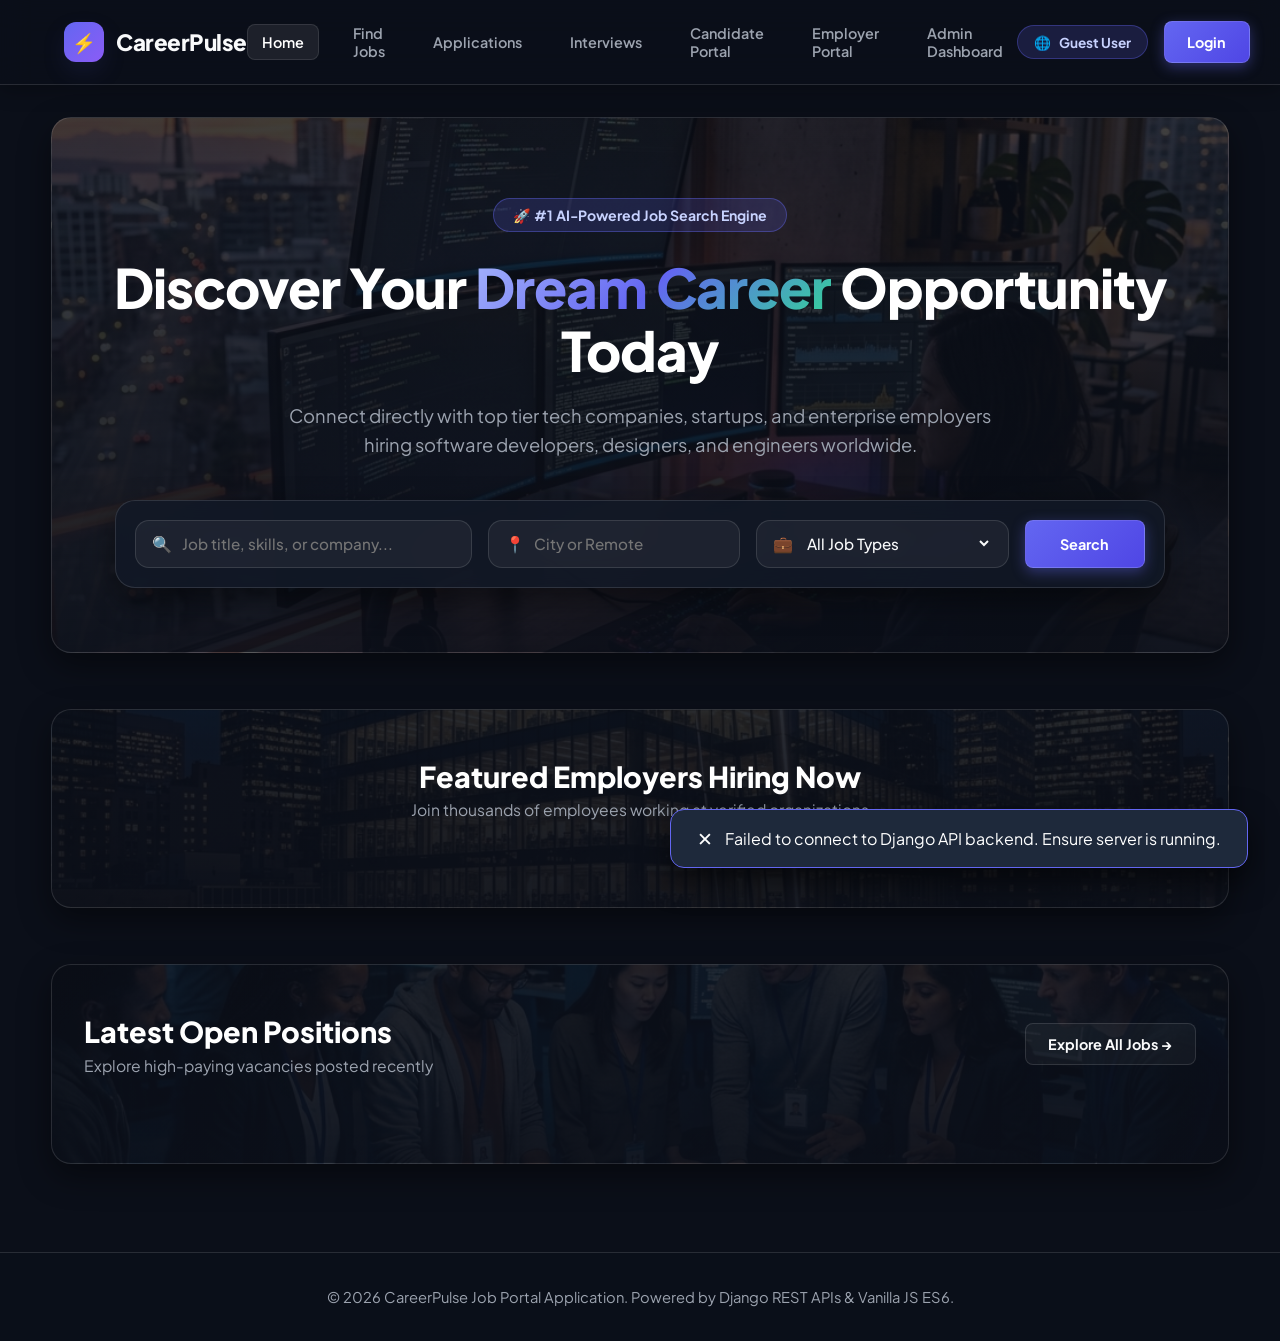
<file: Frontend/index.html>
<!DOCTYPE html>
<html lang="en">
<head>
    <meta charset="UTF-8">
    <meta name="viewport" content="width=device-width, initial-scale=1.0">
    <title>CareerPulse - Next-Gen Job Portal Platform</title>
    <link rel="stylesheet" href="style.css">
</head>
<body>

    <!-- Navigation Bar -->
    <nav class="navbar">
        <a href="index.html" class="brand">
            <div class="brand-icon">⚡</div>
            <span>CareerPulse</span>
        </a>
        <ul class="nav-links">
            <li><a href="index.html" class="active">Home</a></li>
            <li><a href="jobs.html">Find Jobs</a></li>
            <li><a href="applications.html">Applications</a></li>
            <li><a href="interviews.html">Interviews</a></li>
            <li><a href="candidate_dashboard.html">Candidate Portal</a></li>
            <li><a href="employer_dashboard.html">Employer Portal</a></li>
            <li><a href="admin_dashboard.html">Admin Dashboard</a></li>
        </ul>
        <div class="nav-actions">
            <div id="user-session-badge" class="user-badge">🌐 Guest</div>
            <a href="login.html" id="nav-auth-btn" class="btn btn-primary">Login</a>
        </div>
    </nav>

    <!-- Main Container -->
    <main class="main-container">
        <!-- Hero Section with Unique Workspace Photo Background -->
        <section class="hero-section">
            <div class="hero-tag">🚀 #1 AI-Powered Job Search Engine</div>
            <h1 class="hero-title">Discover Your <span>Dream Career</span> Opportunity Today</h1>
            <p class="hero-subtitle">Connect directly with top tier tech companies, startups, and enterprise employers hiring software developers, designers, and engineers worldwide.</p>
            
            <!-- Global Search & Filter Bar -->
            <div class="search-box">
                <div class="search-field">
                    <span>🔍</span>
                    <input type="text" id="home-search-keyword" placeholder="Job title, skills, or company...">
                </div>
                <div class="search-field">
                    <span>📍</span>
                    <input type="text" id="home-search-location" placeholder="City or Remote">
                </div>
                <div class="search-field">
                    <span>💼</span>
                    <select id="home-search-type">
                        <option value="">All Job Types</option>
                        <option value="Full Time">Full Time</option>
                        <option value="Part Time">Part Time</option>
                        <option value="Internship">Internship</option>
                        <option value="Remote">Remote</option>
                    </select>
                </div>
                <button class="btn btn-primary" style="height:48px; width:100%;" onclick="searchHomeJobs()">Search</button>
            </div>
        </section>

        <!-- Featured Companies Section with Corporate HQ Photo Background -->
        <section class="section-companies">
            <div style="text-align:center; margin-bottom: 2.5rem;">
                <h2 style="font-size: 1.8rem; font-weight: 800; color: white;">Featured Employers Hiring Now</h2>
                <p style="color: var(--text-muted); font-size: 0.98rem; margin-top:0.4rem;">Join thousands of employees working at verified organizations</p>
            </div>
            <div id="featured-companies-grid" class="grid-cards">
                <!-- Loaded Dynamically -->
            </div>
        </section>

        <!-- Latest Jobs Section with Team Collaboration Photo Background -->
        <section class="section-jobs">
            <div style="display:flex; justify-content:space-between; align-items:center; margin-bottom: 2.5rem;">
                <div>
                    <h2 style="font-size: 1.8rem; font-weight: 800; color: white;">Latest Open Positions</h2>
                    <p style="color: var(--text-muted); font-size: 0.98rem; margin-top:0.4rem;">Explore high-paying vacancies posted recently</p>
                </div>
                <a href="jobs.html" class="btn btn-outline">Explore All Jobs &rarr;</a>
            </div>
            <div id="latest-jobs-grid" class="grid-cards">
                <!-- Loaded Dynamically -->
            </div>
        </section>
    </main>

    <!-- Footer -->
    <footer>
        <p>&copy; 2026 CareerPulse Job Portal Application. Powered by Django REST APIs & Vanilla JS ES6.</p>
    </footer>

    <script src="script.js"></script>
    <script>
        document.addEventListener('DOMContentLoaded', async () => {
            await loadHomePageData();
        });

        async function loadHomePageData() {
            try {
                // Load Companies
                const employers = await API.getEmployers();
                const compContainer = document.getElementById('featured-companies-grid');
                compContainer.innerHTML = employers.map(emp => `
                    <div class="card">
                        <div style="display:flex; align-items:center; gap:1rem; margin-bottom:1.2rem;">
                            <div class="job-icon">🏢</div>
                            <div>
                                <h3 style="color:white; font-size:1.15rem; font-weight:800;">${emp.company_name}</h3>
                                <p style="color:var(--text-muted); font-size:0.85rem; font-weight:600;">${emp.industry}</p>
                            </div>
                        </div>
                        <div style="margin-bottom:1rem;">
                            <p style="color:var(--text-muted); font-size:0.88rem; margin-bottom:0.4rem;">📍 Location: <strong style="color:white;">${emp.location}</strong></p>
                            <p style="color:var(--text-muted); font-size:0.85rem;">HR Contact: <span style="color:#a5b4fc;">${emp.hr_name}</span></p>
                        </div>
                        <div style="border-top:1px solid var(--border-color); padding-top:0.8rem; font-size:0.82rem; color:var(--text-muted);">
                            ✉️ ${emp.email}
                        </div>
                    </div>
                `).join('') || '<p style="color:var(--text-muted)">No registered employers found.</p>';

                // Load Jobs
                const jobs = await API.getJobs();
                renderJobsGrid(jobs.slice(0, 6));
            } catch (err) {
                showToast('Failed to connect to Django API backend. Ensure server is running.', 'error');
            }
        }

        function renderJobsGrid(jobsList) {
            const jobsContainer = document.getElementById('latest-jobs-grid');
            if (!jobsList.length) {
                jobsContainer.innerHTML = '<p style="color:var(--text-muted)">No active jobs matched your filter.</p>';
                return;
            }
            jobsContainer.innerHTML = jobsList.map(j => `
                <div class="card">
                    <div>
                        <div class="job-card-header">
                            <div class="job-icon">💼</div>
                            <span class="tag salary-tag">₹${Number(j.salary).toLocaleString()}/yr</span>
                        </div>
                        <h3 class="job-title">${j.job_title}</h3>
                        <div class="company-name">🏢 ${j.company_name}</div>
                        <div class="job-tags">
                            <span class="tag">📍 ${j.location}</span>
                            <span class="tag">⏳ ${j.job_type}</span>
                            <span class="tag">🎯 ${j.experience_required} yrs exp</span>
                        </div>
                    </div>
                    <div class="job-card-footer">
                        <span class="job-date">Deadline: ${j.last_date}</span>
                        <button class="btn btn-primary btn-sm" onclick="applyDirectly(${j.job_id}, '${j.job_title}', '${j.company_name}')">Apply Now</button>
                    </div>
                </div>
            `).join('');
        }

        function searchHomeJobs() {
            const kw = document.getElementById('home-search-keyword').value.toLowerCase();
            const loc = document.getElementById('home-search-location').value.toLowerCase();
            const type = document.getElementById('home-search-type').value;

            API.getJobs().then(jobs => {
                const filtered = jobs.filter(j => 
                    (!kw || j.job_title.toLowerCase().includes(kw) || j.company_name.toLowerCase().includes(kw) || j.location.toLowerCase().includes(kw)) &&
                    (!loc || j.location.toLowerCase().includes(loc)) &&
                    (!type || j.job_type === type)
                );
                renderJobsGrid(filtered);
            });
        }

        function applyDirectly(jobId, jobTitle, companyName) {
            window.location.href = `apply.html?job_id=${jobId}&title=${encodeURIComponent(jobTitle)}&company=${encodeURIComponent(companyName)}`;
        }
    </script>
</body>
</html>
</file>
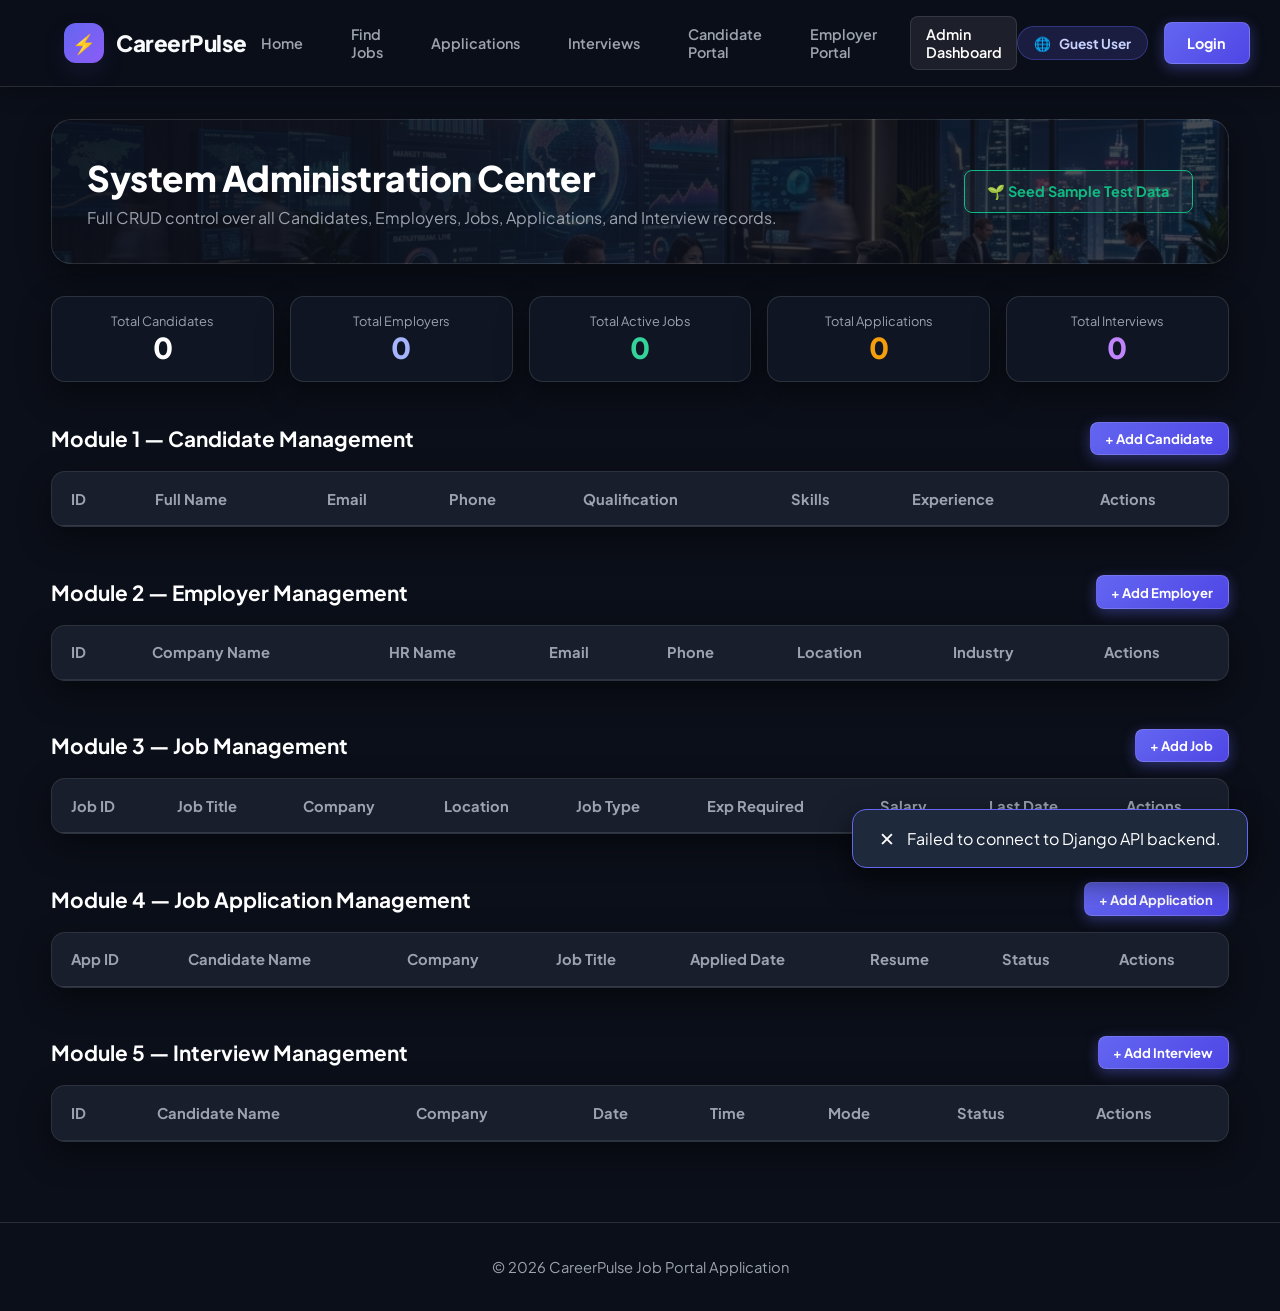
<file: Frontend/admin_dashboard.html>
<!DOCTYPE html>
<html lang="en">
<head>
    <meta charset="UTF-8">
    <meta name="viewport" content="width=device-width, initial-scale=1.0">
    <title>Admin Control Center - CareerPulse</title>
    <link rel="stylesheet" href="style.css">
</head>
<body>

    <!-- Navigation Bar -->
    <nav class="navbar">
        <a href="index.html" class="brand">
            <div class="brand-icon">⚡</div>
            <span>CareerPulse</span>
        </a>
        <ul class="nav-links">
            <li><a href="index.html">Home</a></li>
            <li><a href="jobs.html">Find Jobs</a></li>
            <li><a href="applications.html">Applications</a></li>
            <li><a href="interviews.html">Interviews</a></li>
            <li><a href="candidate_dashboard.html">Candidate Portal</a></li>
            <li><a href="employer_dashboard.html">Employer Portal</a></li>
            <li><a href="admin_dashboard.html" class="active">Admin Dashboard</a></li>
        </ul>
        <div class="nav-actions">
            <div id="user-session-badge" class="user-badge">🌐 Guest</div>
            <a href="login.html" id="nav-auth-btn" class="btn btn-primary">Login</a>
        </div>
    </nav>

    <!-- Main Container -->
    <main class="main-container">
        <div class="page-header" style="display:flex; justify-content:space-between; align-items:center;">
            <div>
                <h1>System Administration Center</h1>
                <p>Full CRUD control over all Candidates, Employers, Jobs, Applications, and Interview records.</p>
            </div>
            <div>
                <button class="btn btn-outline" style="border-color:var(--accent); color:var(--accent);" onclick="seedSampleDataBtn()">🌱 Seed Sample Test Data</button>
            </div>
        </div>

        <!-- System Counts Overview Header -->
        <div style="display:grid; grid-template-columns:repeat(5, 1fr); gap:1rem; margin-bottom:2.5rem;">
            <div class="card" style="text-align:center; padding:1rem;">
                <div style="font-size:0.8rem; color:var(--text-muted);">Total Candidates</div>
                <div id="cnt-candidates" style="font-size:1.8rem; font-weight:800; color:white;">0</div>
            </div>
            <div class="card" style="text-align:center; padding:1rem;">
                <div style="font-size:0.8rem; color:var(--text-muted);">Total Employers</div>
                <div id="cnt-employers" style="font-size:1.8rem; font-weight:800; color:#a5b4fc;">0</div>
            </div>
            <div class="card" style="text-align:center; padding:1rem;">
                <div style="font-size:0.8rem; color:var(--text-muted);">Total Active Jobs</div>
                <div id="cnt-jobs" style="font-size:1.8rem; font-weight:800; color:#34d399;">0</div>
            </div>
            <div class="card" style="text-align:center; padding:1rem;">
                <div style="font-size:0.8rem; color:var(--text-muted);">Total Applications</div>
                <div id="cnt-applications" style="font-size:1.8rem; font-weight:800; color:#f59e0b;">0</div>
            </div>
            <div class="card" style="text-align:center; padding:1rem;">
                <div style="font-size:0.8rem; color:var(--text-muted);">Total Interviews</div>
                <div id="cnt-interviews" style="font-size:1.8rem; font-weight:800; color:#c084fc;">0</div>
            </div>
        </div>

        <!-- Module 1: Candidates Management -->
        <section style="margin-bottom:3rem;">
            <div style="display:flex; justify-content:space-between; align-items:center; margin-bottom:1rem;">
                <h3 style="color:white; font-size:1.3rem;">Module 1 — Candidate Management</h3>
                <button class="btn btn-primary btn-sm" onclick="openAddCandidateModal()">+ Add Candidate</button>
            </div>
            <div class="table-container">
                <table class="custom-table">
                    <thead>
                        <tr>
                            <th>ID</th>
                            <th>Full Name</th>
                            <th>Email</th>
                            <th>Phone</th>
                            <th>Qualification</th>
                            <th>Skills</th>
                            <th>Experience</th>
                            <th>Actions</th>
                        </tr>
                    </thead>
                    <tbody id="admin-candidates-tbody"></tbody>
                </table>
            </div>
        </section>

        <!-- Module 2: Employers Management -->
        <section style="margin-bottom:3rem;">
            <div style="display:flex; justify-content:space-between; align-items:center; margin-bottom:1rem;">
                <h3 style="color:white; font-size:1.3rem;">Module 2 — Employer Management</h3>
                <button class="btn btn-primary btn-sm" onclick="openAddEmployerModal()">+ Add Employer</button>
            </div>
            <div class="table-container">
                <table class="custom-table">
                    <thead>
                        <tr>
                            <th>ID</th>
                            <th>Company Name</th>
                            <th>HR Name</th>
                            <th>Email</th>
                            <th>Phone</th>
                            <th>Location</th>
                            <th>Industry</th>
                            <th>Actions</th>
                        </tr>
                    </thead>
                    <tbody id="admin-employers-tbody"></tbody>
                </table>
            </div>
        </section>

        <!-- Module 3: Jobs Management -->
        <section style="margin-bottom:3rem;">
            <div style="display:flex; justify-content:space-between; align-items:center; margin-bottom:1rem;">
                <h3 style="color:white; font-size:1.3rem;">Module 3 — Job Management</h3>
                <button class="btn btn-primary btn-sm" onclick="openAddJobModal()">+ Add Job</button>
            </div>
            <div class="table-container">
                <table class="custom-table">
                    <thead>
                        <tr>
                            <th>Job ID</th>
                            <th>Job Title</th>
                            <th>Company</th>
                            <th>Location</th>
                            <th>Job Type</th>
                            <th>Exp Required</th>
                            <th>Salary</th>
                            <th>Last Date</th>
                            <th>Actions</th>
                        </tr>
                    </thead>
                    <tbody id="admin-jobs-tbody"></tbody>
                </table>
            </div>
        </section>

        <!-- Module 4: Job Applications Management -->
        <section style="margin-bottom:3rem;">
            <div style="display:flex; justify-content:space-between; align-items:center; margin-bottom:1rem;">
                <h3 style="color:white; font-size:1.3rem;">Module 4 — Job Application Management</h3>
                <button class="btn btn-primary btn-sm" onclick="openAddAppModal()">+ Add Application</button>
            </div>
            <div class="table-container">
                <table class="custom-table">
                    <thead>
                        <tr>
                            <th>App ID</th>
                            <th>Candidate Name</th>
                            <th>Company</th>
                            <th>Job Title</th>
                            <th>Applied Date</th>
                            <th>Resume</th>
                            <th>Status</th>
                            <th>Actions</th>
                        </tr>
                    </thead>
                    <tbody id="admin-apps-tbody"></tbody>
                </table>
            </div>
        </section>

        <!-- Module 5: Interview Management -->
        <section style="margin-bottom:3rem;">
            <div style="display:flex; justify-content:space-between; align-items:center; margin-bottom:1rem;">
                <h3 style="color:white; font-size:1.3rem;">Module 5 — Interview Management</h3>
                <button class="btn btn-primary btn-sm" onclick="openAddInterviewModal()">+ Add Interview</button>
            </div>
            <div class="table-container">
                <table class="custom-table">
                    <thead>
                        <tr>
                            <th>ID</th>
                            <th>Candidate Name</th>
                            <th>Company</th>
                            <th>Date</th>
                            <th>Time</th>
                            <th>Mode</th>
                            <th>Status</th>
                            <th>Actions</th>
                        </tr>
                    </thead>
                    <tbody id="admin-interviews-tbody"></tbody>
                </table>
            </div>
        </section>

    </main>

    <!-- Footer -->
    <footer>
        <p>&copy; 2026 CareerPulse Job Portal Application</p>
    </footer>

    <script src="script.js"></script>
    <script>
        document.addEventListener('DOMContentLoaded', () => {
            loadAdminTables();
        });

        async function loadAdminTables() {
            try {
                const candidates = await API.getCandidates();
                const employers = await API.getEmployers();
                const jobs = await API.getJobs();
                const apps = await API.getApplications();
                const interviews = await API.getInterviews();

                // Counts
                document.getElementById('cnt-candidates').innerText = candidates.length;
                document.getElementById('cnt-employers').innerText = employers.length;
                document.getElementById('cnt-jobs').innerText = jobs.length;
                document.getElementById('cnt-applications').innerText = apps.length;
                document.getElementById('cnt-interviews').innerText = interviews.length;

                // Candidates
                document.getElementById('admin-candidates-tbody').innerHTML = candidates.map(c => `
                    <tr>
                        <td>#${c.candidate_id}</td>
                        <td><strong>${c.full_name}</strong></td>
                        <td>${c.email}</td>
                        <td>${c.phone}</td>
                        <td>${c.qualification}</td>
                        <td>${c.skills}</td>
                        <td>${c.experience} yrs</td>
                        <td>
                            <button class="btn btn-danger btn-sm" onclick="deleteCand(${c.candidate_id})">Delete</button>
                        </td>
                    </tr>
                `).join('') || `<tr><td colspan="8" style="text-align:center; color:var(--text-muted);">No candidates recorded.</td></tr>`;

                // Employers
                document.getElementById('admin-employers-tbody').innerHTML = employers.map(e => `
                    <tr>
                        <td>#${e.employer_id}</td>
                        <td><strong>${e.company_name}</strong></td>
                        <td>${e.hr_name}</td>
                        <td>${e.email}</td>
                        <td>${e.phone}</td>
                        <td>${e.location}</td>
                        <td>${e.industry}</td>
                        <td>
                            <button class="btn btn-danger btn-sm" onclick="deleteEmp(${e.employer_id})">Delete</button>
                        </td>
                    </tr>
                `).join('') || `<tr><td colspan="8" style="text-align:center; color:var(--text-muted);">No employers recorded.</td></tr>`;

                // Jobs
                document.getElementById('admin-jobs-tbody').innerHTML = jobs.map(j => `
                    <tr>
                        <td>#${j.job_id}</td>
                        <td><strong>${j.job_title}</strong></td>
                        <td>${j.company_name}</td>
                        <td>${j.location}</td>
                        <td><span class="tag">${j.job_type}</span></td>
                        <td>${j.experience_required} yrs</td>
                        <td>₹${Number(j.salary).toLocaleString()}</td>
                        <td>${j.last_date}</td>
                        <td>
                            <button class="btn btn-danger btn-sm" onclick="deleteJob(${j.job_id})">Delete</button>
                        </td>
                    </tr>
                `).join('') || `<tr><td colspan="9" style="text-align:center; color:var(--text-muted);">No jobs recorded.</td></tr>`;

                // Applications
                document.getElementById('admin-apps-tbody').innerHTML = apps.map(a => `
                    <tr>
                        <td>#${a.application_id}</td>
                        <td><strong>${a.candidate_name}</strong></td>
                        <td>${a.company_name}</td>
                        <td>${a.job_title}</td>
                        <td>${a.applied_date}</td>
                        <td>📄 ${a.resume}</td>
                        <td><span class="status-badge ${getAppStatusClass(a.application_status)}">${a.application_status}</span></td>
                        <td>
                            <button class="btn btn-danger btn-sm" onclick="deleteApp(${a.application_id})">Delete</button>
                        </td>
                    </tr>
                `).join('') || `<tr><td colspan="8" style="text-align:center; color:var(--text-muted);">No applications recorded.</td></tr>`;

                // Interviews
                document.getElementById('admin-interviews-tbody').innerHTML = interviews.map(i => `
                    <tr>
                        <td>#${i.interview_id}</td>
                        <td><strong>${i.candidate_name}</strong></td>
                        <td>${i.company_name}</td>
                        <td>${i.interview_date}</td>
                        <td>${i.interview_time}</td>
                        <td><span class="tag">${i.interview_mode}</span></td>
                        <td><span class="status-badge status-scheduled">${i.interview_status}</span></td>
                        <td>
                            <button class="btn btn-danger btn-sm" onclick="deleteInt(${i.interview_id})">Delete</button>
                        </td>
                    </tr>
                `).join('') || `<tr><td colspan="8" style="text-align:center; color:var(--text-muted);">No interviews recorded.</td></tr>`;

            } catch (err) {
                showToast('Failed to connect to Django API backend.', 'error');
            }
        }

        function getAppStatusClass(status) {
            switch(status) {
                case 'Applied': return 'status-applied';
                case 'Shortlisted': return 'status-shortlisted';
                case 'Interview Scheduled': return 'status-interview';
                case 'Selected': return 'status-selected';
                case 'Rejected': return 'status-rejected';
                default: return 'status-applied';
            }
        }

        async function seedSampleDataBtn() {
            const res = await API.seedDatabase();
            if (res.status === 'success') {
                showToast('Sample test data successfully re-seeded into SQLite DB!', 'success');
                loadAdminTables();
            }
        }

        // Delete handlers
        async function deleteCand(id) { if (confirm(`Delete Candidate ${id}?`)) { await API.deleteCandidate(id); loadAdminTables(); } }
        async function deleteEmp(id) { if (confirm(`Delete Employer ${id}?`)) { await API.deleteEmployer(id); loadAdminTables(); } }
        async function deleteJob(id) { if (confirm(`Delete Job ${id}?`)) { await API.deleteJob(id); loadAdminTables(); } }
        async function deleteApp(id) { if (confirm(`Delete Application ${id}?`)) { await API.deleteApplication(id); loadAdminTables(); } }
        async function deleteInt(id) { if (confirm(`Delete Interview ${id}?`)) { await API.deleteInterview(id); loadAdminTables(); } }

        // Add Modals
        function openAddCandidateModal() {
            openModal('Add Candidate (POST /candidates/add/)', `
                <form id="adm-add-cand">
                    <div class="form-group"><label>Candidate ID</label><input type="number" id="a-c-id" class="form-control" placeholder="103"></div>
                    <div class="form-group"><label>Full Name</label><input type="text" id="a-c-name" class="form-control" required></div>
                    <div class="form-group"><label>Email</label><input type="email" id="a-c-email" class="form-control" required></div>
                    <div class="form-group"><label>Phone</label><input type="text" id="a-c-phone" class="form-control" required></div>
                    <div class="form-group"><label>Qualification</label><input type="text" id="a-c-qual" class="form-control" required></div>
                    <div class="form-group"><label>Skills</label><input type="text" id="a-c-skills" class="form-control" required></div>
                    <div class="form-group"><label>Experience (Yrs)</label><input type="number" id="a-c-exp" class="form-control" required></div>
                    <div class="form-group"><label>Password</label><input type="text" id="a-c-pass" class="form-control" required></div>
                    <button type="submit" class="btn btn-primary" style="width:100%;">Create Candidate</button>
                </form>
            `);
            document.getElementById('adm-add-cand').onsubmit = async (e) => {
                e.preventDefault();
                await API.addCandidate({
                    candidate_id: document.getElementById('a-c-id').value ? parseInt(document.getElementById('a-c-id').value) : null,
                    full_name: document.getElementById('a-c-name').value,
                    email: document.getElementById('a-c-email').value,
                    phone: document.getElementById('a-c-phone').value,
                    qualification: document.getElementById('a-c-qual').value,
                    skills: document.getElementById('a-c-skills').value,
                    experience: parseInt(document.getElementById('a-c-exp').value),
                    password: document.getElementById('a-c-pass').value
                });
                closeModal();
                loadAdminTables();
            };
        }

        function openAddEmployerModal() {
            openModal('Add Employer (POST /employers/add/)', `
                <form id="adm-add-emp">
                    <div class="form-group"><label>Employer ID</label><input type="number" id="a-e-id" class="form-control" placeholder="203"></div>
                    <div class="form-group"><label>Company Name</label><input type="text" id="a-e-company" class="form-control" required></div>
                    <div class="form-group"><label>HR Name</label><input type="text" id="a-e-hr" class="form-control" required></div>
                    <div class="form-group"><label>Email</label><input type="email" id="a-e-email" class="form-control" required></div>
                    <div class="form-group"><label>Phone</label><input type="text" id="a-e-phone" class="form-control" required></div>
                    <div class="form-group"><label>Location</label><input type="text" id="a-e-loc" class="form-control" required></div>
                    <div class="form-group"><label>Industry</label><input type="text" id="a-e-ind" class="form-control" required></div>
                    <button type="submit" class="btn btn-primary" style="width:100%;">Create Employer</button>
                </form>
            `);
            document.getElementById('adm-add-emp').onsubmit = async (e) => {
                e.preventDefault();
                await API.addEmployer({
                    employer_id: document.getElementById('a-e-id').value ? parseInt(document.getElementById('a-e-id').value) : null,
                    company_name: document.getElementById('a-e-company').value,
                    hr_name: document.getElementById('a-e-hr').value,
                    email: document.getElementById('a-e-email').value,
                    phone: document.getElementById('a-e-phone').value,
                    location: document.getElementById('a-e-loc').value,
                    industry: document.getElementById('a-e-ind').value
                });
                closeModal();
                loadAdminTables();
            };
        }

        function openAddJobModal() {
            openModal('Add Job (POST /jobs/add/)', `
                <form id="adm-add-job">
                    <div class="form-group"><label>Job ID</label><input type="number" id="a-j-id" class="form-control" placeholder="304"></div>
                    <div class="form-group"><label>Job Title</label><input type="text" id="a-j-title" class="form-control" required></div>
                    <div class="form-group"><label>Company Name</label><input type="text" id="a-j-company" class="form-control" required></div>
                    <div class="form-group"><label>Location</label><input type="text" id="a-j-loc" class="form-control" required></div>
                    <div class="form-group"><label>Job Type</label><select id="a-j-type" class="form-control"><option value="Full Time">Full Time</option><option value="Part Time">Part Time</option><option value="Internship">Internship</option><option value="Remote">Remote</option></select></div>
                    <div class="form-group"><label>Experience Required (Yrs)</label><input type="number" id="a-j-exp" class="form-control" required></div>
                    <div class="form-group"><label>Salary</label><input type="number" id="a-j-salary" class="form-control" required></div>
                    <div class="form-group"><label>Last Date</label><input type="date" id="a-j-date" class="form-control" value="2026-08-30" required></div>
                    <button type="submit" class="btn btn-primary" style="width:100%;">Create Job</button>
                </form>
            `);
            document.getElementById('adm-add-job').onsubmit = async (e) => {
                e.preventDefault();
                await API.addJob({
                    job_id: document.getElementById('a-j-id').value ? parseInt(document.getElementById('a-j-id').value) : null,
                    job_title: document.getElementById('a-j-title').value,
                    company_name: document.getElementById('a-j-company').value,
                    location: document.getElementById('a-j-loc').value,
                    job_type: document.getElementById('a-j-type').value,
                    experience_required: parseInt(document.getElementById('a-j-exp').value),
                    salary: parseInt(document.getElementById('a-j-salary').value),
                    last_date: document.getElementById('a-j-date').value
                });
                closeModal();
                loadAdminTables();
            };
        }

        function openAddAppModal() {
            openModal('Add Job Application (POST /applications/add/)', `
                <form id="adm-add-app">
                    <div class="form-group"><label>Application ID</label><input type="number" id="a-a-id" class="form-control" placeholder="402"></div>
                    <div class="form-group"><label>Candidate Name</label><input type="text" id="a-a-cand" class="form-control" required></div>
                    <div class="form-group"><label>Company Name</label><input type="text" id="a-a-company" class="form-control" required></div>
                    <div class="form-group"><label>Job Title</label><input type="text" id="a-a-title" class="form-control" required></div>
                    <div class="form-group"><label>Applied Date</label><input type="date" id="a-a-date" class="form-control" value="2026-07-15" required></div>
                    <div class="form-group"><label>Resume File</label><input type="text" id="a-a-resume" class="form-control" value="resume.pdf" required></div>
                    <div class="form-group"><label>Status</label><select id="a-a-status" class="form-control"><option value="Applied">Applied</option><option value="Shortlisted">Shortlisted</option><option value="Interview Scheduled">Interview Scheduled</option><option value="Selected">Selected</option><option value="Rejected">Rejected</option></select></div>
                    <button type="submit" class="btn btn-primary" style="width:100%;">Create Application Record</button>
                </form>
            `);
            document.getElementById('adm-add-app').onsubmit = async (e) => {
                e.preventDefault();
                await API.addApplication({
                    application_id: document.getElementById('a-a-id').value ? parseInt(document.getElementById('a-a-id').value) : null,
                    candidate_name: document.getElementById('a-a-cand').value,
                    company_name: document.getElementById('a-a-company').value,
                    job_title: document.getElementById('a-a-title').value,
                    applied_date: document.getElementById('a-a-date').value,
                    resume: document.getElementById('a-a-resume').value,
                    application_status: document.getElementById('a-a-status').value
                });
                closeModal();
                loadAdminTables();
            };
        }

        function openAddInterviewModal() {
            openModal('Add Interview (POST /interviews/add/)', `
                <form id="adm-add-int">
                    <div class="form-group"><label>Interview ID</label><input type="number" id="a-i-id" class="form-control" placeholder="502"></div>
                    <div class="form-group"><label>Candidate Name</label><input type="text" id="a-i-cand" class="form-control" required></div>
                    <div class="form-group"><label>Company Name</label><input type="text" id="a-i-company" class="form-control" required></div>
                    <div class="form-group"><label>Interview Date</label><input type="date" id="a-i-date" class="form-control" value="2026-07-25" required></div>
                    <div class="form-group"><label>Interview Time</label><input type="time" id="a-i-time" class="form-control" value="10:30" required></div>
                    <div class="form-group"><label>Mode</label><select id="a-i-mode" class="form-control"><option value="Online">Online</option><option value="Offline">Offline</option></select></div>
                    <div class="form-group"><label>Status</label><select id="a-i-status" class="form-control"><option value="Scheduled">Scheduled</option><option value="Completed">Completed</option><option value="Selected">Selected</option><option value="Rejected">Rejected</option></select></div>
                    <button type="submit" class="btn btn-primary" style="width:100%;">Create Interview Entry</button>
                </form>
            `);
            document.getElementById('adm-add-int').onsubmit = async (e) => {
                e.preventDefault();
                await API.addInterview({
                    interview_id: document.getElementById('a-i-id').value ? parseInt(document.getElementById('a-i-id').value) : null,
                    candidate_name: document.getElementById('a-i-cand').value,
                    company_name: document.getElementById('a-i-company').value,
                    interview_date: document.getElementById('a-i-date').value,
                    interview_time: document.getElementById('a-i-time').value,
                    interview_mode: document.getElementById('a-i-mode').value,
                    interview_status: document.getElementById('a-i-status').value
                });
                closeModal();
                loadAdminTables();
            };
        }
    </script>
</body>
</html>
</file>
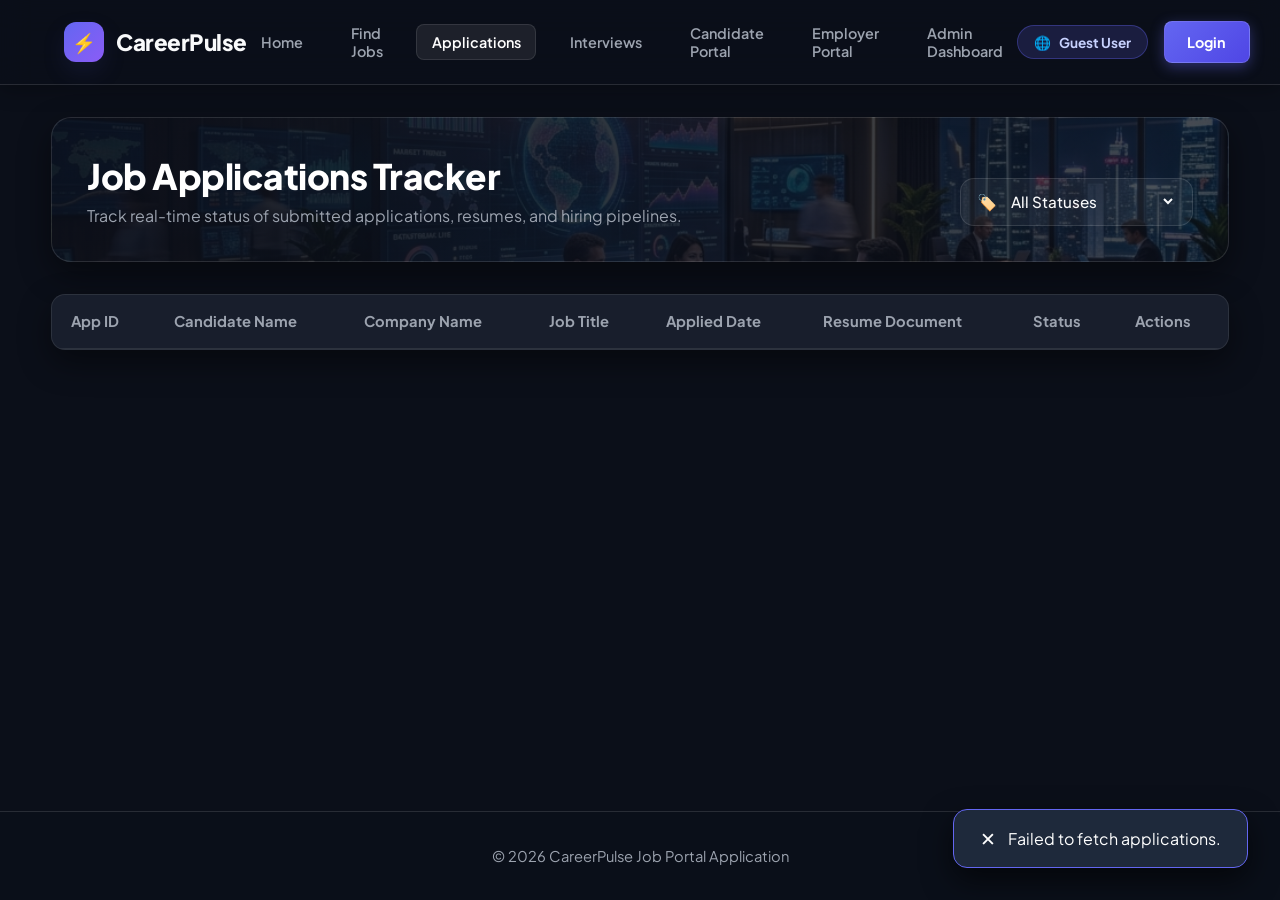
<file: Frontend/applications.html>
<!DOCTYPE html>
<html lang="en">
<head>
    <meta charset="UTF-8">
    <meta name="viewport" content="width=device-width, initial-scale=1.0">
    <title>Job Applications - CareerPulse</title>
    <link rel="stylesheet" href="style.css">
</head>
<body>

    <!-- Navigation Bar -->
    <nav class="navbar">
        <a href="index.html" class="brand">
            <div class="brand-icon">⚡</div>
            <span>CareerPulse</span>
        </a>
        <ul class="nav-links">
            <li><a href="index.html">Home</a></li>
            <li><a href="jobs.html">Find Jobs</a></li>
            <li><a href="applications.html" class="active">Applications</a></li>
            <li><a href="interviews.html">Interviews</a></li>
            <li><a href="candidate_dashboard.html">Candidate Portal</a></li>
            <li><a href="employer_dashboard.html">Employer Portal</a></li>
            <li><a href="admin_dashboard.html">Admin Dashboard</a></li>
        </ul>
        <div class="nav-actions">
            <div id="user-session-badge" class="user-badge">🌐 Guest</div>
            <a href="login.html" id="nav-auth-btn" class="btn btn-primary">Login</a>
        </div>
    </nav>

    <!-- Main Container -->
    <main class="main-container">
        <div class="page-header" style="display:flex; justify-content:space-between; align-items:flex-end;">
            <div>
                <h1>Job Applications Tracker</h1>
                <p>Track real-time status of submitted applications, resumes, and hiring pipelines.</p>
            </div>
            <div class="search-field" style="max-width:250px;">
                <span>🏷️</span>
                <select id="status-filter" onchange="loadApplications()">
                    <option value="">All Statuses</option>
                    <option value="Applied">Applied</option>
                    <option value="Shortlisted">Shortlisted</option>
                    <option value="Interview Scheduled">Interview Scheduled</option>
                    <option value="Selected">Selected</option>
                    <option value="Rejected">Rejected</option>
                </select>
            </div>
        </div>

        <div class="table-container">
            <table class="custom-table">
                <thead>
                    <tr>
                        <th>App ID</th>
                        <th>Candidate Name</th>
                        <th>Company Name</th>
                        <th>Job Title</th>
                        <th>Applied Date</th>
                        <th>Resume Document</th>
                        <th>Status</th>
                        <th>Actions</th>
                    </tr>
                </thead>
                <tbody id="applications-table-body">
                    <!-- Loaded Dynamically -->
                </tbody>
            </table>
        </div>
    </main>

    <!-- Footer -->
    <footer>
        <p>&copy; 2026 CareerPulse Job Portal Application</p>
    </footer>

    <script src="script.js"></script>
    <script>
        document.addEventListener('DOMContentLoaded', () => {
            loadApplications();
        });

        async function loadApplications() {
            try {
                let apps = await API.getApplications();
                const filterVal = document.getElementById('status-filter').value;
                if (filterVal) {
                    apps = apps.filter(a => a.application_status === filterVal);
                }

                // If logged in as Candidate, show candidate's applications
                if (State.userType === 'candidate' && State.currentUser) {
                    apps = apps.filter(a => a.candidate_name.toLowerCase() === State.currentUser.full_name.toLowerCase());
                }

                const tbody = document.getElementById('applications-table-body');
                if (!apps.length) {
                    tbody.innerHTML = `<tr><td colspan="8" style="text-align:center; color:var(--text-muted); padding:2rem;">No job applications found matching filter.</td></tr>`;
                    return;
                }

                tbody.innerHTML = apps.map(a => {
                    const statusClass = getStatusClass(a.application_status);
                    return `
                        <tr>
                            <td>#${a.application_id}</td>
                            <td><strong>${a.candidate_name}</strong></td>
                            <td>${a.company_name}</td>
                            <td><span style="color:#a5b4fc; font-weight:600;">${a.job_title}</span></td>
                            <td>${a.applied_date}</td>
                            <td>
                                <a href="#" style="color:var(--accent); text-decoration:none;" onclick="event.preventDefault(); previewResume('${a.resume}', '${a.candidate_name}')">
                                    📄 ${a.resume}
                                </a>
                            </td>
                            <td><span class="status-badge ${statusClass}">${a.application_status}</span></td>
                            <td>
                                ${State.userType === 'employer' || State.userType === 'admin' ? `
                                    <button class="btn btn-outline btn-sm" onclick="editAppStatus(${a.application_id}, '${a.application_status}')">Update Status</button>
                                ` : `
                                    <span style="color:var(--text-muted); font-size:0.8rem;">Track Only</span>
                                `}
                            </td>
                        </tr>
                    `;
                }).join('');
            } catch (err) {
                showToast('Failed to fetch applications.', 'error');
            }
        }

        function getStatusClass(status) {
            switch(status) {
                case 'Applied': return 'status-applied';
                case 'Shortlisted': return 'status-shortlisted';
                case 'Interview Scheduled': return 'status-interview';
                case 'Selected': return 'status-selected';
                case 'Rejected': return 'status-rejected';
                default: return 'status-applied';
            }
        }

        function previewResume(fileName, candidateName) {
            openModal(`Resume Preview - ${candidateName}`, `
                <div style="text-align:center; padding:1.5rem;">
                    <div style="font-size:3rem; margin-bottom:1rem;">📄</div>
                    <h4 style="color:white; margin-bottom:0.5rem;">${fileName}</h4>
                    <p style="color:var(--text-muted); font-size:0.9rem; margin-bottom:1.5rem;">Submitted candidate resume document</p>
                    <a href="data:text/plain;charset=utf-8,Candidate%20Resume%20Content%20for%20${encodeURIComponent(candidateName)}" download="${fileName}" class="btn btn-primary">
                        📥 Download Resume File
                    </a>
                </div>
            `);
        }

        function editAppStatus(appId, currentStatus) {
            openModal(`Update Application #${appId}`, `
                <form id="update-status-form">
                    <div class="form-group">
                        <label>Select New Status</label>
                        <select id="new-status-val" class="form-control">
                            <option value="Applied" ${currentStatus==='Applied'?'selected':''}>Applied</option>
                            <option value="Shortlisted" ${currentStatus==='Shortlisted'?'selected':''}>Shortlisted</option>
                            <option value="Interview Scheduled" ${currentStatus==='Interview Scheduled'?'selected':''}>Interview Scheduled</option>
                            <option value="Selected" ${currentStatus==='Selected'?'selected':''}>Selected</option>
                            <option value="Rejected" ${currentStatus==='Rejected'?'selected':''}>Rejected</option>
                        </select>
                    </div>
                    <button type="submit" class="btn btn-primary" style="width:100%;">Save Application Status</button>
                </form>
            `);

            document.getElementById('update-status-form').onsubmit = async (e) => {
                e.preventDefault();
                const newStat = document.getElementById('new-status-val').value;
                const res = await API.updateApplication(appId, { application_status: newStat });
                if (res.status === 'success') {
                    showToast('Application status updated!', 'success');
                    closeModal();
                    loadApplications();
                } else {
                    showToast('Update failed.', 'error');
                }
            };
        }
    </script>
</body>
</html>
</file>
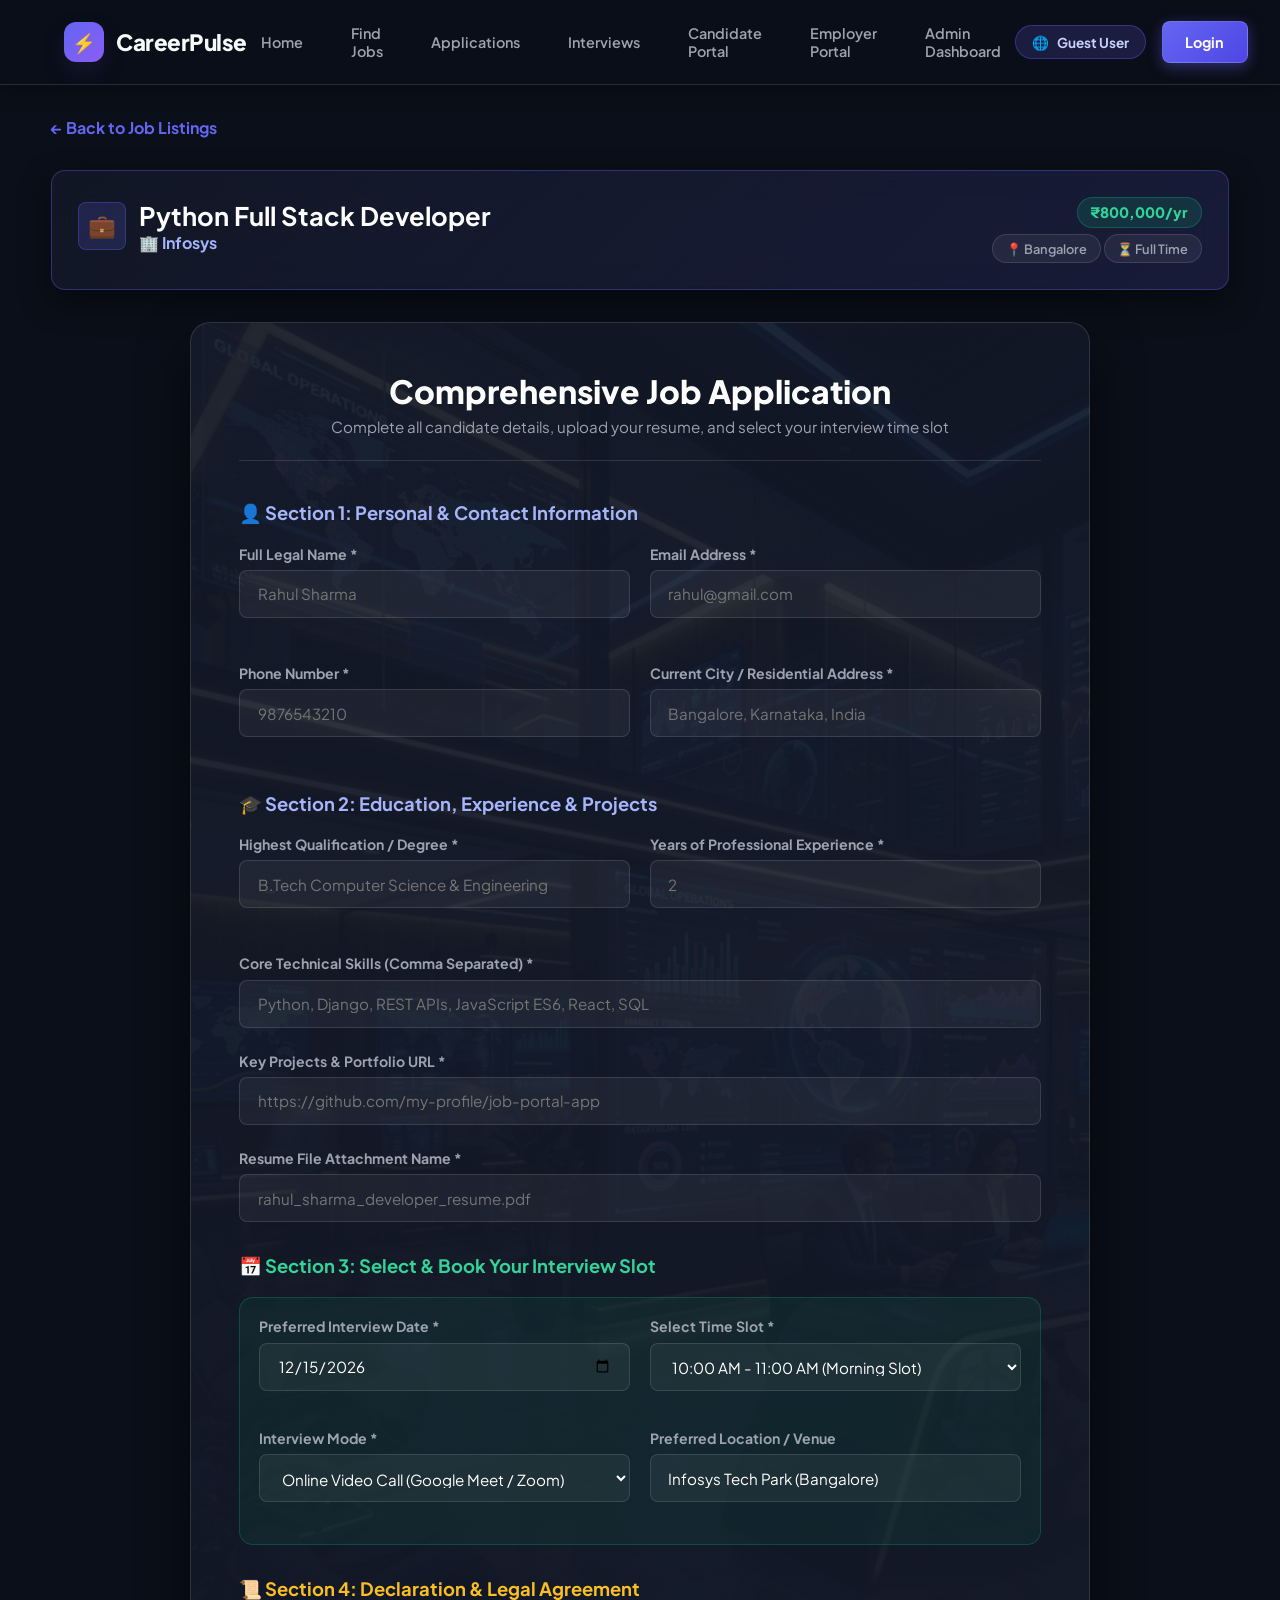
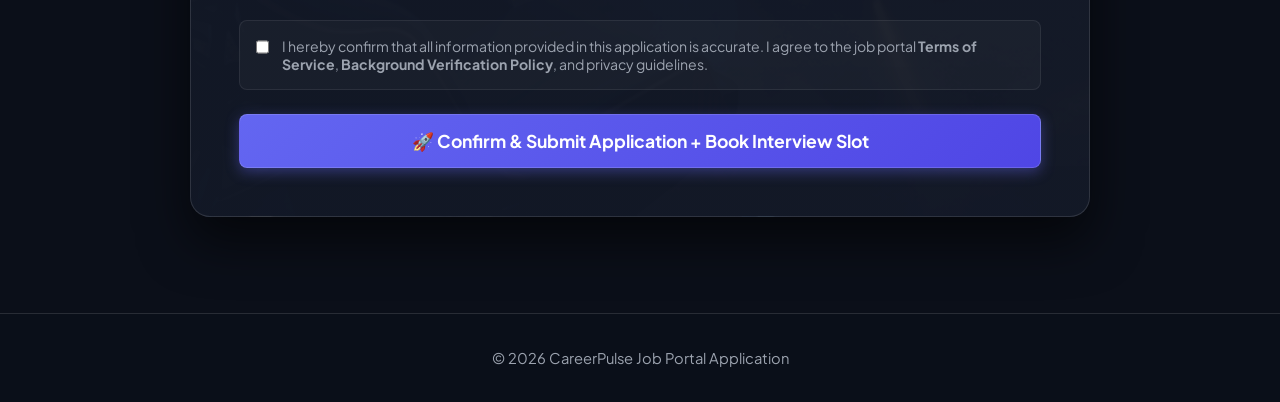
<file: Frontend/apply.html>
<!DOCTYPE html>
<html lang="en">
<head>
    <meta charset="UTF-8">
    <meta name="viewport" content="width=device-width, initial-scale=1.0">
    <title>Job Application & Interview Booking - CareerPulse</title>
    <link rel="stylesheet" href="style.css">
</head>
<body>

    <!-- Navigation Bar -->
    <nav class="navbar">
        <a href="index.html" class="brand">
            <div class="brand-icon">⚡</div>
            <span>CareerPulse</span>
        </a>
        <ul class="nav-links">
            <li><a href="index.html">Home</a></li>
            <li><a href="jobs.html">Find Jobs</a></li>
            <li><a href="applications.html">Applications</a></li>
            <li><a href="interviews.html">Interviews</a></li>
            <li><a href="candidate_dashboard.html">Candidate Portal</a></li>
            <li><a href="employer_dashboard.html">Employer Portal</a></li>
            <li><a href="admin_dashboard.html">Admin Dashboard</a></li>
        </ul>
        <div class="nav-actions">
            <div id="user-session-badge" class="user-badge">🌐 Guest</div>
            <a href="login.html" id="nav-auth-btn" class="btn btn-primary">Login</a>
        </div>
    </nav>

    <!-- Main Container -->
    <main class="main-container">
        <div style="margin-bottom: 2rem;">
            <a href="jobs.html" style="color:var(--primary); font-weight:700; text-decoration:none;">&larr; Back to Job Listings</a>
        </div>

        <!-- Header Overview Card -->
        <div id="apply-job-header" class="card" style="margin-bottom:2rem; background:linear-gradient(135deg, rgba(18,24,38,0.9), rgba(99,102,241,0.15)); border-color:var(--primary-glow);">
            <!-- Rendered Dynamically -->
        </div>

        <!-- Full Comprehensive Application Form -->
        <div class="form-card" style="max-width: 900px; padding:3rem; margin:0 auto 4rem;">
            <div style="text-align: center; margin-bottom: 2.5rem; border-bottom:1px solid var(--border-color); padding-bottom:1.5rem;">
                <h2 style="font-size:2rem; font-weight:800; color:white;">Comprehensive Job Application</h2>
                <p style="color:var(--text-muted); font-size:0.95rem; margin-top:0.4rem;">Complete all candidate details, upload your resume, and select your interview time slot</p>
            </div>

            <form id="full-application-form">
                <!-- Section 1: Candidate Basic Info -->
                <h3 style="color:#a5b4fc; font-size:1.15rem; margin-bottom:1.2rem; display:flex; align-items:center; gap:0.5rem;">
                    👤 Section 1: Personal & Contact Information
                </h3>
                <div style="display:grid; grid-template-columns:1fr 1fr; gap:1.2rem; margin-bottom:1.5rem;">
                    <div class="form-group">
                        <label>Full Legal Name *</label>
                        <input type="text" id="app-full-name" class="form-control" placeholder="Rahul Sharma" required>
                    </div>
                    <div class="form-group">
                        <label>Email Address *</label>
                        <input type="email" id="app-email" class="form-control" placeholder="rahul@gmail.com" required>
                    </div>
                </div>
                <div style="display:grid; grid-template-columns:1fr 1fr; gap:1.2rem; margin-bottom:1.5rem;">
                    <div class="form-group">
                        <label>Phone Number *</label>
                        <input type="text" id="app-phone" class="form-control" placeholder="9876543210" required>
                    </div>
                    <div class="form-group">
                        <label>Current City / Residential Address *</label>
                        <input type="text" id="app-address" class="form-control" placeholder="Bangalore, Karnataka, India" required>
                    </div>
                </div>

                <!-- Section 2: Education & Skills -->
                <h3 style="color:#a5b4fc; font-size:1.15rem; margin-top:2rem; margin-bottom:1.2rem; display:flex; align-items:center; gap:0.5rem;">
                    🎓 Section 2: Education, Experience & Projects
                </h3>
                <div style="display:grid; grid-template-columns:1fr 1fr; gap:1.2rem; margin-bottom:1.5rem;">
                    <div class="form-group">
                        <label>Highest Qualification / Degree *</label>
                        <input type="text" id="app-education" class="form-control" placeholder="B.Tech Computer Science & Engineering" required>
                    </div>
                    <div class="form-group">
                        <label>Years of Professional Experience *</label>
                        <input type="number" id="app-experience" class="form-control" placeholder="2" required>
                    </div>
                </div>
                <div class="form-group" style="margin-bottom:1.5rem;">
                    <label>Core Technical Skills (Comma Separated) *</label>
                    <input type="text" id="app-skills" class="form-control" placeholder="Python, Django, REST APIs, JavaScript ES6, React, SQL" required>
                </div>
                <div class="form-group" style="margin-bottom:1.5rem;">
                    <label>Key Projects & Portfolio URL *</label>
                    <input type="text" id="app-projects" class="form-control" placeholder="https://github.com/my-profile/job-portal-app" required>
                </div>
                <div class="form-group" style="margin-bottom:2rem;">
                    <label>Resume File Attachment Name *</label>
                    <input type="text" id="app-resume-file" class="form-control" placeholder="rahul_sharma_developer_resume.pdf" required>
                </div>

                <!-- Section 3: Interview Slot Selection -->
                <h3 style="color:#34d399; font-size:1.15rem; margin-top:2rem; margin-bottom:1.2rem; display:flex; align-items:center; gap:0.5rem;">
                    📅 Section 3: Select & Book Your Interview Slot
                </h3>
                <div style="background:rgba(16,185,129,0.08); border:1px solid rgba(16,185,129,0.25); padding:1.2rem; border-radius:var(--radius-md); margin-bottom:1.5rem;">
                    <div style="display:grid; grid-template-columns:1fr 1fr; gap:1.2rem; margin-bottom:1rem;">
                        <div class="form-group">
                            <label>Preferred Interview Date *</label>
                            <input type="date" id="app-int-date" class="form-control" required>
                        </div>
                        <div class="form-group">
                            <label>Select Time Slot *</label>
                            <select id="app-int-time" class="form-control" required>
                                <option value="10:00 AM">10:00 AM - 11:00 AM (Morning Slot)</option>
                                <option value="11:30 AM">11:30 AM - 12:30 PM (Mid-Day Slot)</option>
                                <option value="02:30 PM">02:30 PM - 03:30 PM (Afternoon Slot)</option>
                                <option value="04:30 PM">04:30 PM - 05:30 PM (Evening Slot)</option>
                            </select>
                        </div>
                    </div>
                    <div style="display:grid; grid-template-columns:1fr 1fr; gap:1.2rem;">
                        <div class="form-group">
                            <label>Interview Mode *</label>
                            <select id="app-int-mode" class="form-control" required>
                                <option value="Online">Online Video Call (Google Meet / Zoom)</option>
                                <option value="Offline">Offline On-Site Corporate Campus</option>
                            </select>
                        </div>
                        <div class="form-group">
                            <label>Preferred Location / Venue</label>
                            <input type="text" id="app-int-venue" class="form-control" value="Bangalore HQ Tech Park" readonly>
                        </div>
                    </div>
                </div>

                <!-- Section 4: Terms & Conditions Agreement -->
                <h3 style="color:#fbbf24; font-size:1.15rem; margin-top:2rem; margin-bottom:1.2rem; display:flex; align-items:center; gap:0.5rem;">
                    📜 Section 4: Declaration & Legal Agreement
                </h3>
                <div style="background:rgba(255,255,255,0.03); border:1px solid rgba(255,255,255,0.08); padding:1rem; border-radius:var(--radius-sm); margin-bottom:1.5rem;">
                    <div style="display:flex; items-center; gap:0.8rem;">
                        <input type="checkbox" id="app-terms-agree" style="width:20px; height:20px; cursor:pointer;" required>
                        <label for="app-terms-agree" style="color:var(--text-muted); font-size:0.88rem; cursor:pointer; margin:0;">
                            I hereby confirm that all information provided in this application is accurate. I agree to the job portal <strong>Terms of Service</strong>, <strong>Background Verification Policy</strong>, and privacy guidelines.
                        </label>
                    </div>
                </div>

                <button type="submit" class="btn btn-primary" style="width:100%; height:54px; font-size:1.1rem; justify-content:center;">
                    🚀 Confirm & Submit Application + Book Interview Slot
                </button>
            </form>
        </div>
    </main>

    <!-- Footer -->
    <footer>
        <p>&copy; 2026 CareerPulse Job Portal Application</p>
    </footer>

    <script src="script.js"></script>
    <script>
        let currentJob = null;

        document.addEventListener('DOMContentLoaded', async () => {
            const urlParams = new URLSearchParams(window.location.search);
            const jobId = urlParams.get('job_id');

            // Populate form pre-fills if Candidate logged in
            if (State.userType === 'candidate' && State.currentUser) {
                document.getElementById('app-full-name').value = State.currentUser.full_name || '';
                document.getElementById('app-email').value = State.currentUser.email || '';
                document.getElementById('app-phone').value = State.currentUser.phone || '';
                document.getElementById('app-education').value = State.currentUser.qualification || '';
                document.getElementById('app-experience').value = State.currentUser.experience || 0;
                document.getElementById('app-skills').value = State.currentUser.skills || '';
                document.getElementById('app-resume-file').value = (State.currentUser.full_name || 'candidate').toLowerCase().replace(/\s+/g, '_') + '_resume.pdf';
            }

            // Set default date to 10 days from now
            const nextWeek = new Date();
            nextWeek.setDate(nextWeek.getDate() + 10);
            document.getElementById('app-int-date').value = nextWeek.toISOString().split('T')[0];

            // Fetch Job details
            if (jobId) {
                try {
                    const jobs = await API.getJobs();
                    currentJob = jobs.find(j => j.job_id == jobId);
                } catch (e) {}
            }

            if (!currentJob) {
                // Default fallback job object
                currentJob = {
                    job_id: jobId || 301,
                    job_title: urlParams.get('title') || 'Python Full Stack Developer',
                    company_name: urlParams.get('company') || 'Infosys',
                    location: urlParams.get('location') || 'Bangalore',
                    job_type: 'Full Time',
                    experience_required: 2,
                    salary: 800000,
                    last_date: '2026-08-15'
                };
            }

            // Render Header Card
            document.getElementById('apply-job-header').innerHTML = `
                <div style="display:flex; justify-content:space-between; align-items:center;">
                    <div>
                        <div style="display:flex; align-items:center; gap:0.8rem; margin-bottom:0.5rem;">
                            <div class="job-icon">💼</div>
                            <div>
                                <h1 style="color:white; font-size:1.6rem; margin:0;">${currentJob.job_title}</h1>
                                <p style="color:#a5b4fc; font-weight:700; margin:0;">🏢 ${currentJob.company_name}</p>
                            </div>
                        </div>
                    </div>
                    <div style="text-align:right;">
                        <span class="tag salary-tag" style="font-size:0.9rem;">₹${Number(currentJob.salary).toLocaleString()}/yr</span>
                        <div style="margin-top:0.4rem;">
                            <span class="tag">📍 ${currentJob.location}</span>
                            <span class="tag">⏳ ${currentJob.job_type}</span>
                        </div>
                    </div>
                </div>
            `;
            document.getElementById('app-int-venue').value = `${currentJob.company_name} Tech Park (${currentJob.location})`;
        });

        document.getElementById('full-application-form').onsubmit = async (e) => {
            e.preventDefault();

            const candName = document.getElementById('app-full-name').value;
            const resumeFile = document.getElementById('app-resume-file').value;
            const intDate = document.getElementById('app-int-date').value;
            const intTime = document.getElementById('app-int-time').value;
            const intMode = document.getElementById('app-int-mode').value;
            const today = new Date().toISOString().split('T')[0];

            try {
                // 1. Submit Job Application (POST /applications/add/)
                const appRes = await API.addApplication({
                    candidate_name: candName,
                    company_name: currentJob.company_name,
                    job_title: currentJob.job_title,
                    applied_date: today,
                    resume: resumeFile,
                    application_status: 'Applied'
                });

                // 2. Schedule Interview Slot (POST /interviews/add/)
                const intRes = await API.addInterview({
                    candidate_name: candName,
                    company_name: currentJob.company_name,
                    interview_date: intDate,
                    interview_time: intTime,
                    interview_mode: intMode,
                    interview_status: 'Scheduled'
                });

                if (appRes.status === 'success' && intRes.status === 'success') {
                    showToast('Application Submitted & Interview Slot Booked!', 'success');
                    
                    // Display Confirmation Dialog
                    openModal('🎉 Application Submitted & Slot Confirmed!', `
                        <div style="text-align:center; padding:1.5rem;">
                            <div style="font-size:3.5rem; margin-bottom:1rem;">✅</div>
                            <h3 style="color:white; margin-bottom:0.5rem;">Congratulations, ${candName}!</h3>
                            <p style="color:var(--text-muted); font-size:0.95rem; margin-bottom:1.5rem;">
                                Your application for <strong>${currentJob.job_title}</strong> at <strong>${currentJob.company_name}</strong> has been successfully registered.
                            </p>
                            
                            <div style="background:rgba(99,102,241,0.1); border:1px solid rgba(99,102,241,0.3); padding:1rem; border-radius:var(--radius-md); text-align:left; margin-bottom:1.5rem; font-size:0.9rem;">
                                <p style="color:#a5b4fc; font-weight:700; margin-bottom:0.4rem;">🗓️ Confirmed Interview Details:</p>
                                <p style="color:white;">• <strong>Date & Time:</strong> ${intDate} at ${intTime}</p>
                                <p style="color:white;">• <strong>Mode:</strong> ${intMode}</p>
                                <p style="color:white;">• <strong>Venue:</strong> ${document.getElementById('app-int-venue').value}</p>
                            </div>

                            <div style="display:flex; gap:1rem; justify-content:center;">
                                <a href="applications.html" class="btn btn-primary">Track Application</a>
                                <a href="interviews.html" class="btn btn-outline">View Interview Calendar</a>
                            </div>
                        </div>
                    `);
                } else {
                    showToast('Failed to process submission.', 'error');
                }
            } catch (err) {
                showToast('API Communication error.', 'error');
            }
        };
    </script>
</body>
</html>
</file>
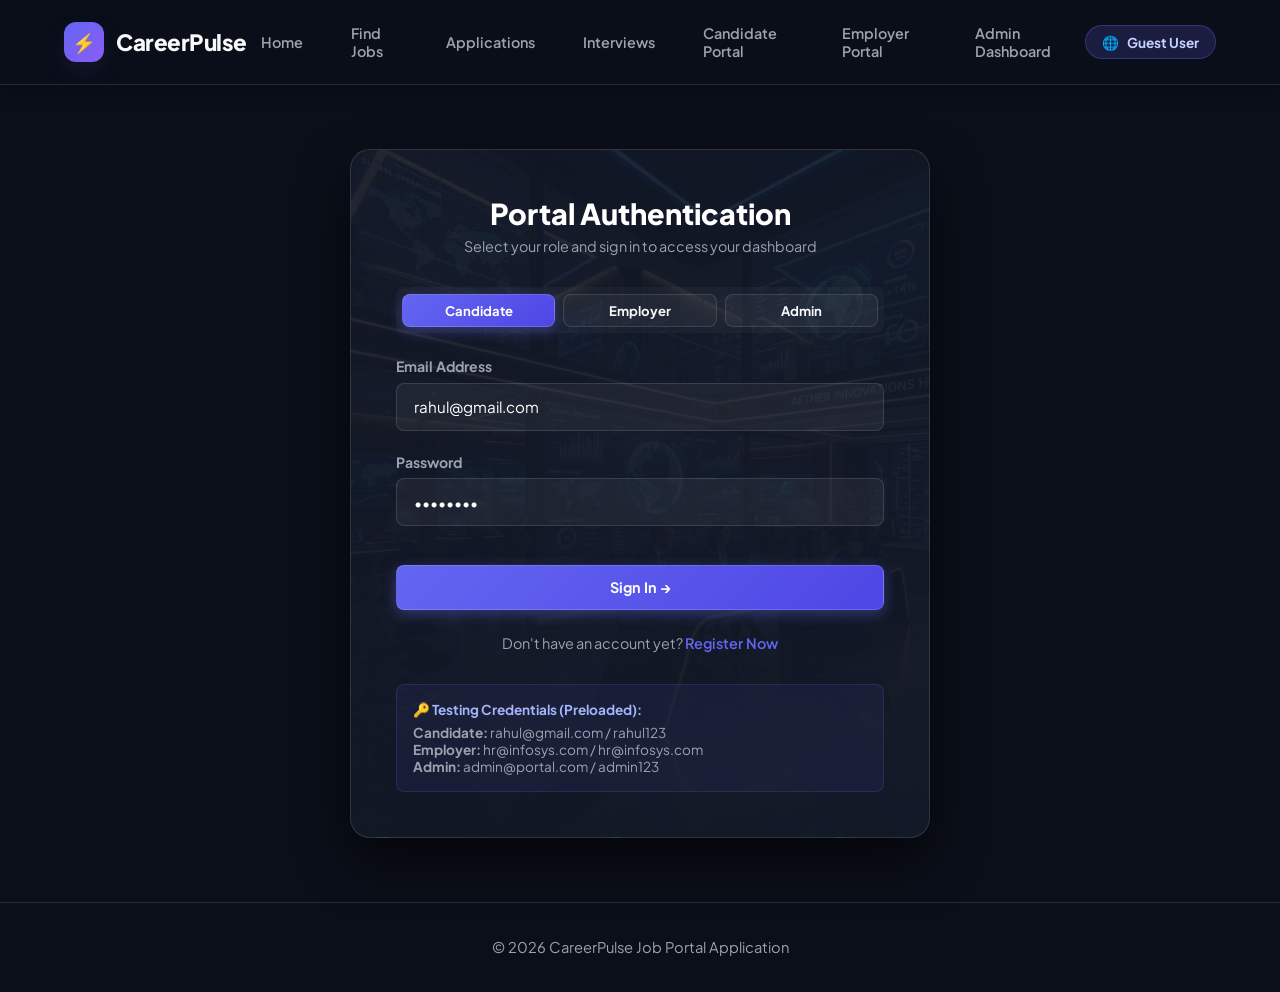
<file: Frontend/candidate_dashboard.html>
<!DOCTYPE html>
<html lang="en">
<head>
    <meta charset="UTF-8">
    <meta name="viewport" content="width=device-width, initial-scale=1.0">
    <title>Candidate Dashboard - CareerPulse</title>
    <link rel="stylesheet" href="style.css">
</head>
<body>

    <!-- Navigation Bar -->
    <nav class="navbar">
        <a href="index.html" class="brand">
            <div class="brand-icon">⚡</div>
            <span>CareerPulse</span>
        </a>
        <ul class="nav-links">
            <li><a href="index.html">Home</a></li>
            <li><a href="jobs.html">Find Jobs</a></li>
            <li><a href="applications.html">Applications</a></li>
            <li><a href="interviews.html">Interviews</a></li>
            <li><a href="candidate_dashboard.html" class="active">Candidate Portal</a></li>
            <li><a href="employer_dashboard.html">Employer Portal</a></li>
            <li><a href="admin_dashboard.html">Admin Dashboard</a></li>
        </ul>
        <div class="nav-actions">
            <div id="user-session-badge" class="user-badge">🌐 Guest</div>
            <a href="login.html" id="nav-auth-btn" class="btn btn-primary">Login</a>
        </div>
    </nav>

    <!-- Main Container -->
    <main class="main-container">
        <div class="page-header" style="display:flex; justify-content:space-between; align-items:center;">
            <div>
                <h1>Candidate Dashboard</h1>
                <p>Manage your profile, active job applications, and recommended job matches.</p>
            </div>
            <button class="btn btn-outline" onclick="openProfileUpdateModal()">✏️ Edit Profile</button>
        </div>

        <!-- Candidate Profile Summary Card -->
        <div id="cand-profile-card" class="card" style="margin-bottom:2rem; background:linear-gradient(135deg, rgba(18,24,38,0.9), rgba(99,102,241,0.1));">
            <!-- Rendered via JS -->
        </div>

        <!-- Bonus Feature: AI Recommendation Engine Section -->
        <section style="margin-bottom:3rem;">
            <div style="margin-bottom:1.2rem;">
                <h3 style="color:white; font-size:1.3rem;">✨ AI Job Recommendations For You</h3>
                <p style="color:var(--text-muted); font-size:0.88rem;">Matched based on your declared skills and experience</p>
            </div>
            <div id="recommended-jobs-grid" class="grid-cards">
                <!-- Dynamically Matched -->
            </div>
        </section>

        <!-- Applied Jobs & Upcoming Interviews Grid -->
        <div style="display:grid; grid-template-columns:1fr 1fr; gap:2rem;">
            <div>
                <h3 style="color:white; font-size:1.2rem; margin-bottom:1rem;">📋 My Active Applications</h3>
                <div class="table-container">
                    <table class="custom-table">
                        <thead>
                            <tr>
                                <th>Job Title</th>
                                <th>Company</th>
                                <th>Applied Date</th>
                                <th>Status</th>
                            </tr>
                        </thead>
                        <tbody id="my-apps-list">
                            <!-- Loaded Dynamically -->
                        </tbody>
                    </table>
                </div>
            </div>

            <div>
                <h3 style="color:white; font-size:1.2rem; margin-bottom:1rem;">🗓️ Upcoming Interview Calls</h3>
                <div class="table-container">
                    <table class="custom-table">
                        <thead>
                            <tr>
                                <th>Company</th>
                                <th>Date & Time</th>
                                <th>Mode</th>
                                <th>Status</th>
                            </tr>
                        </thead>
                        <tbody id="my-interviews-list">
                            <!-- Loaded Dynamically -->
                        </tbody>
                    </table>
                </div>
            </div>
        </div>
    </main>

    <!-- Footer -->
    <footer>
        <p>&copy; 2026 CareerPulse Job Portal Application</p>
    </footer>

    <script src="script.js"></script>
    <script>
        let currentCand = null;

        document.addEventListener('DOMContentLoaded', async () => {
            if (State.userType !== 'candidate' || !State.currentUser) {
                showToast('Please sign in as a Candidate to access your portal.', 'info');
                setTimeout(() => { window.location.href = 'login.html'; }, 1000);
                return;
            }
            await loadCandidateDashboard();
        });

        async function loadCandidateDashboard() {
            try {
                // Fetch fresh candidate profile from backend API
                const candidates = await API.getCandidates();
                currentCand = candidates.find(c => c.candidate_id === State.currentUser.candidate_id) || State.currentUser;

                // Render Profile Card
                document.getElementById('cand-profile-card').innerHTML = `
                    <div style="display:flex; justify-content:space-between; align-items:center;">
                        <div style="display:flex; gap:1.5rem; align-items:center;">
                            <div style="width:64px; height:64px; background:linear-gradient(135deg, var(--primary), var(--accent)); border-radius:50%; display:flex; align-items:center; justify-content:center; font-size:2rem; color:white; font-weight:800;">
                                ${currentCand.full_name.charAt(0)}
                            </div>
                            <div>
                                <h2 style="color:white; font-size:1.5rem;">${currentCand.full_name}</h2>
                                <p style="color:#a5b4fc; font-size:0.95rem;">${currentCand.qualification} • ${currentCand.experience} Years Experience</p>
                                <p style="color:var(--text-muted); font-size:0.85rem; margin-top:0.3rem;">📧 ${currentCand.email} | 📞 ${currentCand.phone}</p>
                            </div>
                        </div>
                        <div>
                            <div style="text-align:right;">
                                <span class="tag" style="background:rgba(16,185,129,0.15); color:#34d399; font-weight:700;">Active Job Seeker</span>
                                <p style="color:var(--text-muted); font-size:0.8rem; margin-top:0.4rem;">Skills: <strong>${currentCand.skills}</strong></p>
                            </div>
                        </div>
                    </div>
                `;

                // Load Applications
                const apps = await API.getApplications();
                const myApps = apps.filter(a => a.candidate_name.toLowerCase() === currentCand.full_name.toLowerCase());
                const appsTbody = document.getElementById('my-apps-list');
                if (myApps.length) {
                    appsTbody.innerHTML = myApps.map(a => `
                        <tr>
                            <td><strong>${a.job_title}</strong></td>
                            <td>${a.company_name}</td>
                            <td>${a.applied_date}</td>
                            <td><span class="status-badge ${getAppStatusClass(a.application_status)}">${a.application_status}</span></td>
                        </tr>
                    `).join('');
                } else {
                    appsTbody.innerHTML = `<tr><td colspan="4" style="text-align:center; color:var(--text-muted); padding:1.5rem;">No applied jobs yet. <a href="jobs.html" style="color:var(--primary);">Explore Jobs</a></td></tr>`;
                }

                // Load Interviews
                const interviews = await API.getInterviews();
                const myInterviews = interviews.filter(i => i.candidate_name.toLowerCase() === currentCand.full_name.toLowerCase());
                const intTbody = document.getElementById('my-interviews-list');
                if (myInterviews.length) {
                    intTbody.innerHTML = myInterviews.map(i => `
                        <tr>
                            <td><strong>${i.company_name}</strong></td>
                            <td>${i.interview_date} at ${i.interview_time}</td>
                            <td><span class="tag">${i.interview_mode}</span></td>
                            <td><span class="status-badge status-scheduled">${i.interview_status}</span></td>
                        </tr>
                    `).join('');
                } else {
                    intTbody.innerHTML = `<tr><td colspan="4" style="text-align:center; color:var(--text-muted); padding:1.5rem;">No scheduled interviews.</td></tr>`;
                }

                // AI Recommendations Matching
                const allJobs = await API.getJobs();
                const candSkills = currentCand.skills.toLowerCase().split(',').map(s => s.trim());
                const matchedJobs = allJobs.filter(j => {
                    const titleMatch = candSkills.some(sk => j.job_title.toLowerCase().includes(sk));
                    const expMatch = currentCand.experience >= j.experience_required;
                    return titleMatch || expMatch;
                });

                const recGrid = document.getElementById('recommended-jobs-grid');
                if (matchedJobs.length) {
                    recGrid.innerHTML = matchedJobs.slice(0, 3).map(j => `
                        <div class="card" style="border-color:rgba(16,185,129,0.3);">
                            <div style="font-size:0.75rem; color:#34d399; font-weight:700; margin-bottom:0.5rem;">⭐ 95% Match Score</div>
                            <h3 class="job-title">${j.job_title}</h3>
                            <div class="company-name">🏢 ${j.company_name}</div>
                            <div class="job-tags" style="margin-bottom:1rem;">
                                <span class="tag">📍 ${j.location}</span>
                                <span class="tag">₹${Number(j.salary).toLocaleString()}/yr</span>
                            </div>
                            <button class="btn btn-primary btn-sm" style="width:100%; justify-content:center;" onclick="applyFromDash('${j.job_title}', '${j.company_name}')">Apply Directly</button>
                        </div>
                    `).join('');
                } else {
                    recGrid.innerHTML = '<p style="color:var(--text-muted);">Explore all jobs in the job directory.</p>';
                }

            } catch (err) {
                showToast('Failed to load candidate dashboard data.', 'error');
            }
        }

        function getAppStatusClass(status) {
            switch(status) {
                case 'Applied': return 'status-applied';
                case 'Shortlisted': return 'status-shortlisted';
                case 'Interview Scheduled': return 'status-interview';
                case 'Selected': return 'status-selected';
                case 'Rejected': return 'status-rejected';
                default: return 'status-applied';
            }
        }

        function openProfileUpdateModal() {
            openModal('Update Candidate Profile', `
                <form id="cand-update-form">
                    <div class="form-group">
                        <label>Full Name</label>
                        <input type="text" id="edit-cand-name" class="form-control" value="${currentCand.full_name}" required>
                    </div>
                    <div style="display:grid; grid-template-columns:1fr 1fr; gap:1rem;">
                        <div class="form-group">
                            <label>Email</label>
                            <input type="email" id="edit-cand-email" class="form-control" value="${currentCand.email}" required>
                        </div>
                        <div class="form-group">
                            <label>Phone</label>
                            <input type="text" id="edit-cand-phone" class="form-control" value="${currentCand.phone}" required>
                        </div>
                    </div>
                    <div style="display:grid; grid-template-columns:1fr 1fr; gap:1rem;">
                        <div class="form-group">
                            <label>Qualification</label>
                            <input type="text" id="edit-cand-qual" class="form-control" value="${currentCand.qualification}" required>
                        </div>
                        <div class="form-group">
                            <label>Experience (Years)</label>
                            <input type="number" id="edit-cand-exp" class="form-control" value="${currentCand.experience}" required>
                        </div>
                    </div>
                    <div class="form-group">
                        <label>Skills</label>
                        <input type="text" id="edit-cand-skills" class="form-control" value="${currentCand.skills}" required>
                    </div>
                    <button type="submit" class="btn btn-primary" style="width:100%;">Save Profile Changes</button>
                </form>
            `);

            document.getElementById('cand-update-form').onsubmit = async (e) => {
                e.preventDefault();
                const res = await API.updateCandidate(currentCand.candidate_id, {
                    full_name: document.getElementById('edit-cand-name').value,
                    email: document.getElementById('edit-cand-email').value,
                    phone: document.getElementById('edit-cand-phone').value,
                    qualification: document.getElementById('edit-cand-qual').value,
                    experience: parseInt(document.getElementById('edit-cand-exp').value),
                    skills: document.getElementById('edit-cand-skills').value
                });
                if (res.status === 'success') {
                    showToast('Profile updated successfully!', 'success');
                    setSession('candidate', res.candidate);
                    closeModal();
                    loadCandidateDashboard();
                } else {
                    showToast('Failed to update candidate profile.', 'error');
                }
            };
        }

        function applyFromDash(jobTitle, companyName) {
            window.location.href = `apply.html?title=${encodeURIComponent(jobTitle)}&company=${encodeURIComponent(companyName)}`;
        }
    </script>
</body>
</html>
</file>
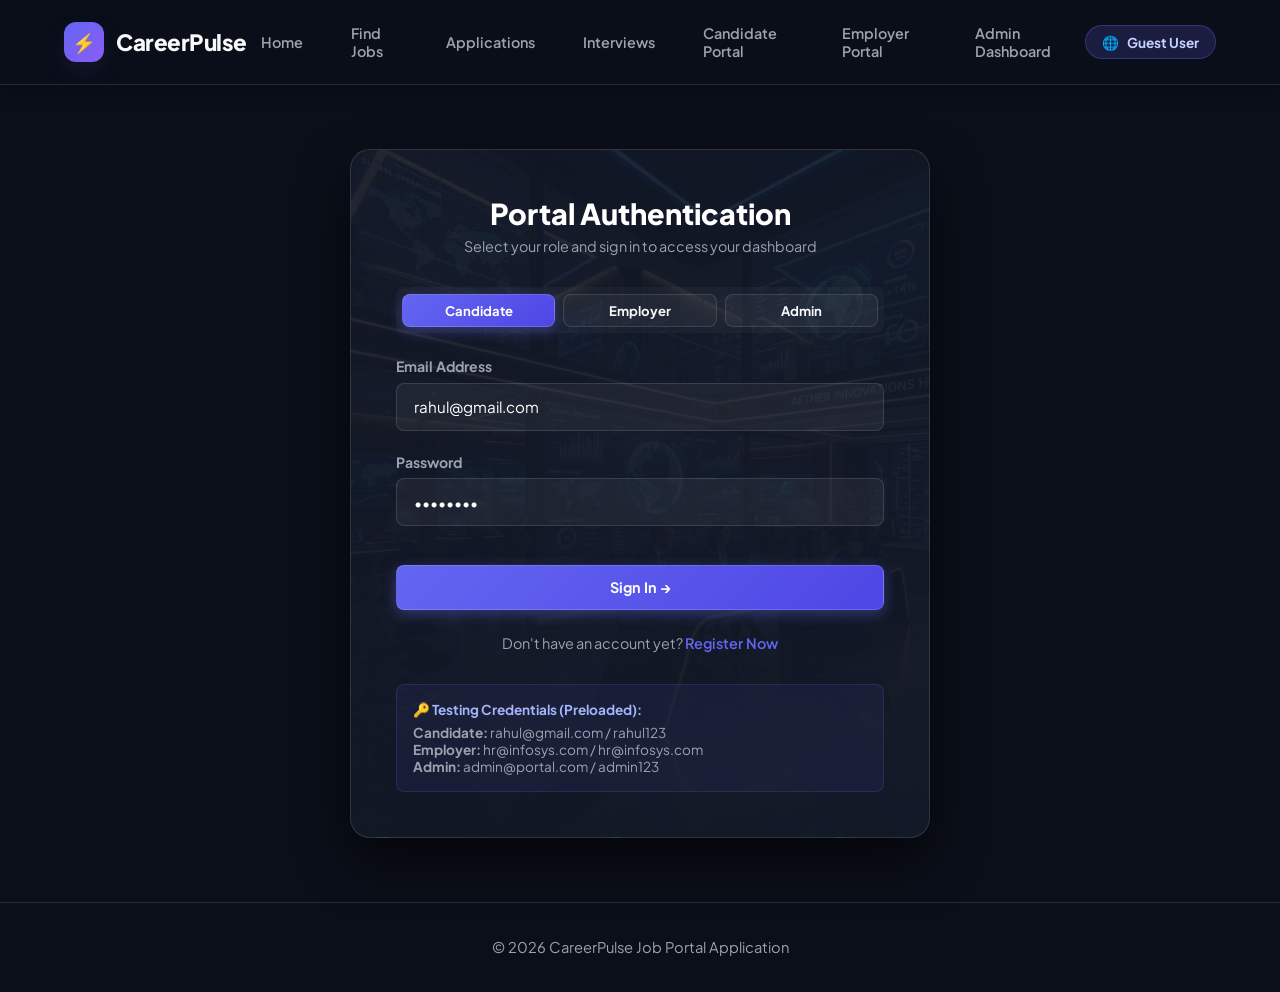
<file: Frontend/employer_dashboard.html>
<!DOCTYPE html>
<html lang="en">
<head>
    <meta charset="UTF-8">
    <meta name="viewport" content="width=device-width, initial-scale=1.0">
    <title>Employer Dashboard - CareerPulse</title>
    <link rel="stylesheet" href="style.css">
</head>
<body>

    <!-- Navigation Bar -->
    <nav class="navbar">
        <a href="index.html" class="brand">
            <div class="brand-icon">⚡</div>
            <span>CareerPulse</span>
        </a>
        <ul class="nav-links">
            <li><a href="index.html">Home</a></li>
            <li><a href="jobs.html">Find Jobs</a></li>
            <li><a href="applications.html">Applications</a></li>
            <li><a href="interviews.html">Interviews</a></li>
            <li><a href="candidate_dashboard.html">Candidate Portal</a></li>
            <li><a href="employer_dashboard.html" class="active">Employer Portal</a></li>
            <li><a href="admin_dashboard.html">Admin Dashboard</a></li>
        </ul>
        <div class="nav-actions">
            <div id="user-session-badge" class="user-badge">🌐 Guest</div>
            <a href="login.html" id="nav-auth-btn" class="btn btn-primary">Login</a>
        </div>
    </nav>

    <!-- Main Container -->
    <main class="main-container">
        <div class="page-header" style="display:flex; justify-content:space-between; align-items:center;">
            <div>
                <h1>Employer Command Dashboard</h1>
                <p>Post job openings, review received applications, schedule interviews, and select candidates.</p>
            </div>
            <button class="btn btn-primary" onclick="openPostJobModal()">+ Post New Job Opening</button>
        </div>

        <!-- Employer Header Summary Card -->
        <div id="emp-profile-card" class="card" style="margin-bottom:2rem; background:linear-gradient(135deg, rgba(18,24,38,0.9), rgba(16,185,129,0.1));">
            <!-- Loaded via JS -->
        </div>

        <!-- Metric Statistics Cards -->
        <div style="display:grid; grid-template-columns:repeat(4, 1fr); gap:1rem; margin-bottom:2.5rem;">
            <div class="card" style="text-align:center; padding:1.2rem;">
                <div style="color:var(--text-muted); font-size:0.85rem;">Active Jobs</div>
                <div id="metric-jobs-count" style="font-size:2rem; font-weight:800; color:white; margin-top:0.3rem;">0</div>
            </div>
            <div class="card" style="text-align:center; padding:1.2rem;">
                <div style="color:var(--text-muted); font-size:0.85rem;">Received Applications</div>
                <div id="metric-apps-count" style="font-size:2rem; font-weight:800; color:#a5b4fc; margin-top:0.3rem;">0</div>
            </div>
            <div class="card" style="text-align:center; padding:1.2rem;">
                <div style="color:var(--text-muted); font-size:0.85rem;">Interviews Scheduled</div>
                <div id="metric-interviews-count" style="font-size:2rem; font-weight:800; color:#f59e0b; margin-top:0.3rem;">0</div>
            </div>
            <div class="card" style="text-align:center; padding:1.2rem;">
                <div style="color:var(--text-muted); font-size:0.85rem;">Selected Candidates</div>
                <div id="metric-selected-count" style="font-size:2rem; font-weight:800; color:#34d399; margin-top:0.3rem;">0</div>
            </div>
        </div>

        <!-- Posted Jobs List Section -->
        <section style="margin-bottom:3rem;">
            <h3 style="color:white; font-size:1.2rem; margin-bottom:1rem;">💼 Posted Jobs List</h3>
            <div class="table-container">
                <table class="custom-table">
                    <thead>
                        <tr>
                            <th>Job ID</th>
                            <th>Job Title</th>
                            <th>Location</th>
                            <th>Job Type</th>
                            <th>Experience</th>
                            <th>Salary</th>
                            <th>Deadline</th>
                            <th>Actions</th>
                        </tr>
                    </thead>
                    <tbody id="emp-jobs-tbody">
                        <!-- Loaded Dynamically -->
                    </tbody>
                </table>
            </div>
        </section>

        <!-- Received Applications Section -->
        <section style="margin-bottom:3rem;">
            <h3 style="color:white; font-size:1.2rem; margin-bottom:1rem;">📥 Received Job Applications</h3>
            <div class="table-container">
                <table class="custom-table">
                    <thead>
                        <tr>
                            <th>App ID</th>
                            <th>Candidate Name</th>
                            <th>Job Title</th>
                            <th>Applied Date</th>
                            <th>Resume</th>
                            <th>Status</th>
                            <th>Action</th>
                        </tr>
                    </thead>
                    <tbody id="emp-apps-tbody">
                        <!-- Loaded Dynamically -->
                    </tbody>
                </table>
            </div>
        </section>
    </main>

    <!-- Footer -->
    <footer>
        <p>&copy; 2026 CareerPulse Job Portal Application</p>
    </footer>

    <script src="script.js"></script>
    <script>
        let currentEmp = null;

        document.addEventListener('DOMContentLoaded', async () => {
            if (State.userType !== 'employer' || !State.currentUser) {
                showToast('Please sign in as an Employer to access dashboard.', 'info');
                setTimeout(() => { window.location.href = 'login.html'; }, 1000);
                return;
            }
            await loadEmployerDashboard();
        });

        async function loadEmployerDashboard() {
            try {
                const employers = await API.getEmployers();
                currentEmp = employers.find(e => e.employer_id === State.currentUser.employer_id) || State.currentUser;

                // Render Profile Card
                document.getElementById('emp-profile-card').innerHTML = `
                    <div style="display:flex; justify-content:space-between; align-items:center;">
                        <div>
                            <div style="display:flex; align-items:center; gap:0.8rem;">
                                <div style="width:48px; height:48px; background:var(--primary); border-radius:10px; display:flex; align-items:center; justify-content:center; font-size:1.5rem; color:white;">🏢</div>
                                <div>
                                    <h2 style="color:white; font-size:1.4rem;">${currentEmp.company_name}</h2>
                                    <p style="color:var(--text-muted); font-size:0.88rem;">HR Contact: <strong>${currentEmp.hr_name}</strong> (${currentEmp.email})</p>
                                </div>
                            </div>
                        </div>
                        <div>
                            <span class="tag">📍 Location: ${currentEmp.location}</span>
                            <span class="tag">Industry: ${currentEmp.industry}</span>
                        </div>
                    </div>
                `;

                // Load Jobs
                const allJobs = await API.getJobs();
                const empJobs = allJobs.filter(j => j.company_name.toLowerCase() === currentEmp.company_name.toLowerCase());
                document.getElementById('metric-jobs-count').innerText = empJobs.length;

                const jobsTbody = document.getElementById('emp-jobs-tbody');
                if (empJobs.length) {
                    jobsTbody.innerHTML = empJobs.map(j => `
                        <tr>
                            <td>#${j.job_id}</td>
                            <td><strong>${j.job_title}</strong></td>
                            <td>${j.location}</td>
                            <td><span class="tag">${j.job_type}</span></td>
                            <td>${j.experience_required} yrs</td>
                            <td>₹${Number(j.salary).toLocaleString()}</td>
                            <td>${j.last_date}</td>
                            <td>
                                <button class="btn btn-danger btn-sm" onclick="deleteJobListing(${j.job_id})">Delete</button>
                            </td>
                        </tr>
                    `).join('');
                } else {
                    jobsTbody.innerHTML = `<tr><td colspan="8" style="text-align:center; color:var(--text-muted); padding:1.5rem;">No active posted jobs. Click above to post a job.</td></tr>`;
                }

                // Load Applications
                const allApps = await API.getApplications();
                const empApps = allApps.filter(a => a.company_name.toLowerCase() === currentEmp.company_name.toLowerCase());
                document.getElementById('metric-apps-count').innerText = empApps.length;
                document.getElementById('metric-selected-count').innerText = empApps.filter(a => a.application_status === 'Selected').length;

                const appsTbody = document.getElementById('emp-apps-tbody');
                if (empApps.length) {
                    appsTbody.innerHTML = empApps.map(a => `
                        <tr>
                            <td>#${a.application_id}</td>
                            <td><strong>${a.candidate_name}</strong></td>
                            <td>${a.job_title}</td>
                            <td>${a.applied_date}</td>
                            <td>📄 ${a.resume}</td>
                            <td><span class="status-badge ${getAppStatusClass(a.application_status)}">${a.application_status}</span></td>
                            <td>
                                <button class="btn btn-primary btn-sm" onclick="updateEmpAppStatus(${a.application_id}, '${a.application_status}', '${a.candidate_name}', '${a.job_title}')">Update / Schedule</button>
                            </td>
                        </tr>
                    `).join('');
                } else {
                    appsTbody.innerHTML = `<tr><td colspan="7" style="text-align:center; color:var(--text-muted); padding:1.5rem;">No applications received yet.</td></tr>`;
                }

                // Load Interviews count
                const interviews = await API.getInterviews();
                const empInterviews = interviews.filter(i => i.company_name.toLowerCase() === currentEmp.company_name.toLowerCase());
                document.getElementById('metric-interviews-count').innerText = empInterviews.length;

            } catch (err) {
                showToast('Failed to load employer dashboard.', 'error');
            }
        }

        function getAppStatusClass(status) {
            switch(status) {
                case 'Applied': return 'status-applied';
                case 'Shortlisted': return 'status-shortlisted';
                case 'Interview Scheduled': return 'status-interview';
                case 'Selected': return 'status-selected';
                case 'Rejected': return 'status-rejected';
                default: return 'status-applied';
            }
        }

        function openPostJobModal() {
            openModal('Post Vacancy Job Opening', `
                <form id="create-job-form">
                    <div class="form-group">
                        <label>Job Title</label>
                        <input type="text" id="post-title" class="form-control" placeholder="Python Full Stack Developer" required>
                    </div>
                    <div class="form-group">
                        <label>Company Name</label>
                        <input type="text" id="post-company" class="form-control" value="${currentEmp.company_name}" readonly>
                    </div>
                    <div style="display:grid; grid-template-columns:1fr 1fr; gap:1rem;">
                        <div class="form-group">
                            <label>Location</label>
                            <input type="text" id="post-location" class="form-control" value="${currentEmp.location}" required>
                        </div>
                        <div class="form-group">
                            <label>Job Type</label>
                            <select id="post-type" class="form-control">
                                <option value="Full Time">Full Time</option>
                                <option value="Part Time">Part Time</option>
                                <option value="Internship">Internship</option>
                                <option value="Remote">Remote</option>
                            </select>
                        </div>
                    </div>
                    <div style="display:grid; grid-template-columns:1fr 1fr; gap:1rem;">
                        <div class="form-group">
                            <label>Experience Required (Yrs)</label>
                            <input type="number" id="post-exp" class="form-control" placeholder="2" required>
                        </div>
                        <div class="form-group">
                            <label>Annual Salary (INR)</label>
                            <input type="number" id="post-salary" class="form-control" placeholder="800000" required>
                        </div>
                    </div>
                    <div class="form-group">
                        <label>Last Application Date (YYYY-MM-DD)</label>
                        <input type="date" id="post-deadline" class="form-control" value="2026-08-30" required>
                    </div>
                    <button type="submit" class="btn btn-primary" style="width:100%;">Publish Job Opening</button>
                </form>
            `);

            document.getElementById('create-job-form').onsubmit = async (e) => {
                e.preventDefault();
                const res = await API.addJob({
                    job_title: document.getElementById('post-title').value,
                    company_name: currentEmp.company_name,
                    location: document.getElementById('post-location').value,
                    job_type: document.getElementById('post-type').value,
                    experience_required: parseInt(document.getElementById('post-exp').value),
                    salary: parseInt(document.getElementById('post-salary').value),
                    last_date: document.getElementById('post-deadline').value
                });
                if (res.status === 'success') {
                    showToast('Job created & published successfully!', 'success');
                    closeModal();
                    loadEmployerDashboard();
                } else {
                    showToast('Failed to post job opening.', 'error');
                }
            };
        }

        async function deleteJobListing(jobId) {
            if (confirm(`Are you sure you want to delete job listing #${jobId}?`)) {
                const res = await API.deleteJob(jobId);
                if (res.status === 'success') {
                    showToast('Job listing removed.', 'success');
                    loadEmployerDashboard();
                }
            }
        }

        function updateEmpAppStatus(appId, currentStatus, candName, jobTitle) {
            openModal(`Manage Candidate ${candName}`, `
                <form id="emp-app-update-form">
                    <div class="form-group">
                        <label>Update Application Pipeline Status</label>
                        <select id="emp-new-app-status" class="form-control">
                            <option value="Applied" ${currentStatus==='Applied'?'selected':''}>Applied</option>
                            <option value="Shortlisted" ${currentStatus==='Shortlisted'?'selected':''}>Shortlisted</option>
                            <option value="Interview Scheduled" ${currentStatus==='Interview Scheduled'?'selected':''}>Interview Scheduled</option>
                            <option value="Selected" ${currentStatus==='Selected'?'selected':''}>Selected</option>
                            <option value="Rejected" ${currentStatus==='Rejected'?'selected':''}>Rejected</option>
                        </select>
                    </div>
                    <button type="submit" class="btn btn-primary" style="width:100%;">Save Pipeline Status</button>
                </form>
            `);

            document.getElementById('emp-app-update-form').onsubmit = async (e) => {
                e.preventDefault();
                const newStat = document.getElementById('emp-new-app-status').value;
                const res = await API.updateApplication(appId, { application_status: newStat });
                if (res.status === 'success') {
                    showToast('Application updated successfully!', 'success');
                    closeModal();
                    loadEmployerDashboard();
                }
            };
        }
    </script>
</body>
</html>
</file>
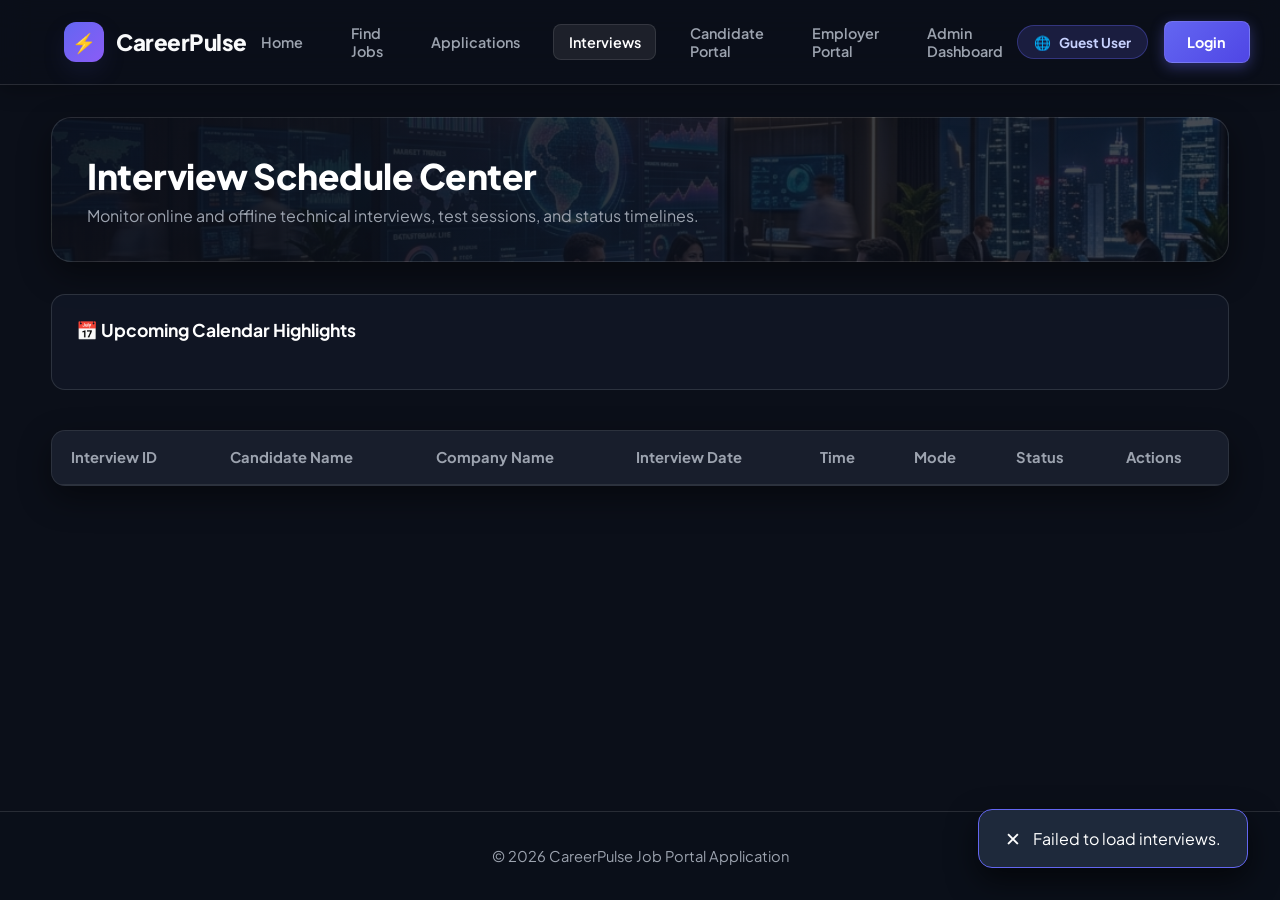
<file: Frontend/interviews.html>
<!DOCTYPE html>
<html lang="en">
<head>
    <meta charset="UTF-8">
    <meta name="viewport" content="width=device-width, initial-scale=1.0">
    <title>Interviews Schedule - CareerPulse</title>
    <link rel="stylesheet" href="style.css">
</head>
<body>

    <!-- Navigation Bar -->
    <nav class="navbar">
        <a href="index.html" class="brand">
            <div class="brand-icon">⚡</div>
            <span>CareerPulse</span>
        </a>
        <ul class="nav-links">
            <li><a href="index.html">Home</a></li>
            <li><a href="jobs.html">Find Jobs</a></li>
            <li><a href="applications.html">Applications</a></li>
            <li><a href="interviews.html" class="active">Interviews</a></li>
            <li><a href="candidate_dashboard.html">Candidate Portal</a></li>
            <li><a href="employer_dashboard.html">Employer Portal</a></li>
            <li><a href="admin_dashboard.html">Admin Dashboard</a></li>
        </ul>
        <div class="nav-actions">
            <div id="user-session-badge" class="user-badge">🌐 Guest</div>
            <a href="login.html" id="nav-auth-btn" class="btn btn-primary">Login</a>
        </div>
    </nav>

    <!-- Main Container -->
    <main class="main-container">
        <div class="page-header" style="display:flex; justify-content:space-between; align-items:center;">
            <div>
                <h1>Interview Schedule Center</h1>
                <p>Monitor online and offline technical interviews, test sessions, and status timelines.</p>
            </div>
            <div id="employer-schedule-action" style="display:none;">
                <button class="btn btn-primary" onclick="openScheduleModal()">+ Schedule New Interview</button>
            </div>
        </div>

        <!-- Timeline / Visual Calendar Widget (Bonus Feature) -->
        <div style="background:var(--bg-card); border:1px solid var(--border-color); border-radius:var(--radius-md); padding:1.5rem; margin-bottom:2.5rem;">
            <h3 style="color:white; font-size:1.1rem; margin-bottom:1rem;">📅 Upcoming Calendar Highlights</h3>
            <div id="interview-calendar-highlight" style="display:flex; gap:1rem; overflow-x:auto; padding-bottom:0.5rem;">
                <!-- Dynamically Rendered Timeline Badges -->
            </div>
        </div>

        <div class="table-container">
            <table class="custom-table">
                <thead>
                    <tr>
                        <th>Interview ID</th>
                        <th>Candidate Name</th>
                        <th>Company Name</th>
                        <th>Interview Date</th>
                        <th>Time</th>
                        <th>Mode</th>
                        <th>Status</th>
                        <th>Actions</th>
                    </tr>
                </thead>
                <tbody id="interviews-table-body">
                    <!-- Loaded Dynamically -->
                </tbody>
            </table>
        </div>
    </main>

    <!-- Footer -->
    <footer>
        <p>&copy; 2026 CareerPulse Job Portal Application</p>
    </footer>

    <script src="script.js"></script>
    <script>
        document.addEventListener('DOMContentLoaded', () => {
            if (State.userType === 'employer' || State.userType === 'admin') {
                document.getElementById('employer-schedule-action').style.display = 'block';
            }
            loadInterviews();
        });

        async function loadInterviews() {
            try {
                let interviews = await API.getInterviews();
                
                if (State.userType === 'candidate' && State.currentUser) {
                    interviews = interviews.filter(i => i.candidate_name.toLowerCase() === State.currentUser.full_name.toLowerCase());
                } else if (State.userType === 'employer' && State.currentUser) {
                    interviews = interviews.filter(i => i.company_name.toLowerCase() === State.currentUser.company_name.toLowerCase());
                }

                // Render Timeline highlight
                const calWidget = document.getElementById('interview-calendar-highlight');
                if (interviews.length) {
                    calWidget.innerHTML = interviews.map(item => `
                        <div style="min-width:200px; background:rgba(99,102,241,0.1); border:1px solid rgba(99,102,241,0.25); padding:1rem; border-radius:var(--radius-sm);">
                            <div style="font-size:0.8rem; color:#a5b4fc; font-weight:700;">${item.interview_date} at ${item.interview_time}</div>
                            <div style="color:white; font-weight:700; margin:0.3rem 0;">${item.candidate_name}</div>
                            <div style="font-size:0.85rem; color:var(--text-muted);">${item.company_name} (${item.interview_mode})</div>
                        </div>
                    `).join('');
                } else {
                    calWidget.innerHTML = '<p style="color:var(--text-muted);">No upcoming scheduled interviews in calendar.</p>';
                }

                // Render Table
                const tbody = document.getElementById('interviews-table-body');
                if (!interviews.length) {
                    tbody.innerHTML = `<tr><td colspan="8" style="text-align:center; color:var(--text-muted); padding:2rem;">No interviews scheduled.</td></tr>`;
                    return;
                }

                tbody.innerHTML = interviews.map(i => `
                    <tr>
                        <td>#${i.interview_id}</td>
                        <td><strong>${i.candidate_name}</strong></td>
                        <td>${i.company_name}</td>
                        <td>🗓️ ${i.interview_date}</td>
                        <td>⏰ ${i.interview_time}</td>
                        <td><span class="tag">${i.interview_mode}</span></td>
                        <td><span class="status-badge ${getInterviewStatusClass(i.interview_status)}">${i.interview_status}</span></td>
                        <td>
                            ${State.userType === 'employer' || State.userType === 'admin' ? `
                                <button class="btn btn-outline btn-sm" onclick="editInterviewStatus(${i.interview_id}, '${i.interview_status}')">Update</button>
                            ` : `
                                <span style="color:var(--text-muted); font-size:0.8rem;">View Only</span>
                            `}
                        </td>
                    </tr>
                `).join('');
            } catch (err) {
                showToast('Failed to load interviews.', 'error');
            }
        }

        function getInterviewStatusClass(status) {
            switch(status) {
                case 'Scheduled': return 'status-scheduled';
                case 'Completed': return 'status-completed';
                case 'Selected': return 'status-selected';
                case 'Rejected': return 'status-rejected';
                default: return 'status-scheduled';
            }
        }

        function openScheduleModal() {
            openModal('Schedule Technical Interview', `
                <form id="schedule-interview-form">
                    <div class="form-group">
                        <label>Candidate Name</label>
                        <input type="text" id="sched-cand-name" class="form-control" placeholder="Rahul Sharma" required>
                    </div>
                    <div class="form-group">
                        <label>Company Name</label>
                        <input type="text" id="sched-company" class="form-control" value="${State.userType==='employer'?State.currentUser.company_name:'Infosys'}" required>
                    </div>
                    <div style="display:grid; grid-template-columns:1fr 1fr; gap:1rem;">
                        <div class="form-group">
                            <label>Date (YYYY-MM-DD)</label>
                            <input type="date" id="sched-date" class="form-control" required>
                        </div>
                        <div class="form-group">
                            <label>Time (HH:MM)</label>
                            <input type="time" id="sched-time" class="form-control" required>
                        </div>
                    </div>
                    <div class="form-group">
                        <label>Mode</label>
                        <select id="sched-mode" class="form-control">
                            <option value="Online">Online (Google Meet / Zoom)</option>
                            <option value="Offline">Offline (On-Site Office)</option>
                        </select>
                    </div>
                    <button type="submit" class="btn btn-primary" style="width:100%;">Create Interview Entry</button>
                </form>
            `);

            document.getElementById('schedule-interview-form').onsubmit = async (e) => {
                e.preventDefault();
                const res = await API.addInterview({
                    candidate_name: document.getElementById('sched-cand-name').value,
                    company_name: document.getElementById('sched-company').value,
                    interview_date: document.getElementById('sched-date').value,
                    interview_time: document.getElementById('sched-time').value,
                    interview_mode: document.getElementById('sched-mode').value,
                    interview_status: 'Scheduled'
                });
                if (res.status === 'success') {
                    showToast('Interview scheduled successfully!', 'success');
                    closeModal();
                    loadInterviews();
                } else {
                    showToast('Failed to schedule interview.', 'error');
                }
            };
        }

        function editInterviewStatus(id, currentStatus) {
            openModal(`Update Interview #${id}`, `
                <form id="edit-interview-form">
                    <div class="form-group">
                        <label>Select Status</label>
                        <select id="int-status-val" class="form-control">
                            <option value="Scheduled" ${currentStatus==='Scheduled'?'selected':''}>Scheduled</option>
                            <option value="Completed" ${currentStatus==='Completed'?'selected':''}>Completed</option>
                            <option value="Selected" ${currentStatus==='Selected'?'selected':''}>Selected</option>
                            <option value="Rejected" ${currentStatus==='Rejected'?'selected':''}>Rejected</option>
                        </select>
                    </div>
                    <button type="submit" class="btn btn-primary" style="width:100%;">Save Interview Status</button>
                </form>
            `);

            document.getElementById('edit-interview-form').onsubmit = async (e) => {
                e.preventDefault();
                const res = await API.updateInterview(id, {
                    interview_status: document.getElementById('int-status-val').value
                });
                if (res.status === 'success') {
                    showToast('Interview status updated successfully!', 'success');
                    closeModal();
                    loadInterviews();
                } else {
                    showToast('Failed to update status.', 'error');
                }
            };
        }
    </script>
</body>
</html>
</file>
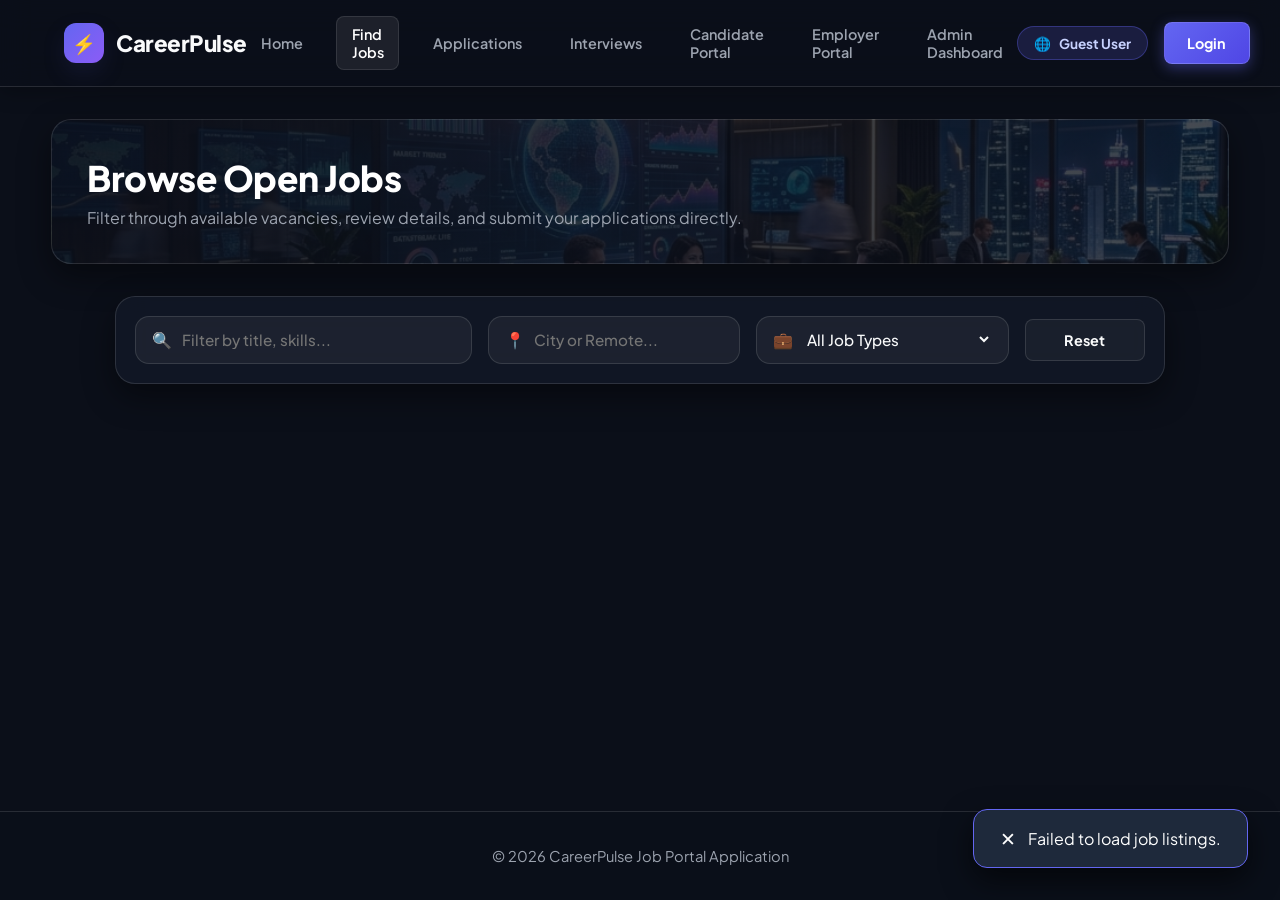
<file: Frontend/jobs.html>
<!DOCTYPE html>
<html lang="en">
<head>
    <meta charset="UTF-8">
    <meta name="viewport" content="width=device-width, initial-scale=1.0">
    <title>All Jobs - CareerPulse</title>
    <link rel="stylesheet" href="style.css">
</head>
<body>

    <!-- Navigation Bar -->
    <nav class="navbar">
        <a href="index.html" class="brand">
            <div class="brand-icon">⚡</div>
            <span>CareerPulse</span>
        </a>
        <ul class="nav-links">
            <li><a href="index.html">Home</a></li>
            <li><a href="jobs.html" class="active">Find Jobs</a></li>
            <li><a href="applications.html">Applications</a></li>
            <li><a href="interviews.html">Interviews</a></li>
            <li><a href="candidate_dashboard.html">Candidate Portal</a></li>
            <li><a href="employer_dashboard.html">Employer Portal</a></li>
            <li><a href="admin_dashboard.html">Admin Dashboard</a></li>
        </ul>
        <div class="nav-actions">
            <div id="user-session-badge" class="user-badge">🌐 Guest</div>
            <a href="login.html" id="nav-auth-btn" class="btn btn-primary">Login</a>
        </div>
    </nav>

    <!-- Main Container -->
    <main class="main-container">
        <div class="page-header">
            <h1>Browse Open Jobs</h1>
            <p>Filter through available vacancies, review details, and submit your applications directly.</p>
        </div>

        <!-- Filter Controls -->
        <div class="search-box" style="margin-bottom:2.5rem;">
            <div class="search-field">
                <span>🔍</span>
                <input type="text" id="filter-keyword" placeholder="Filter by title, skills..." oninput="filterJobs()">
            </div>
            <div class="search-field">
                <span>📍</span>
                <input type="text" id="filter-location" placeholder="City or Remote..." oninput="filterJobs()">
            </div>
            <div class="search-field">
                <span>💼</span>
                <select id="filter-type" onchange="filterJobs()">
                    <option value="">All Job Types</option>
                    <option value="Full Time">Full Time</option>
                    <option value="Part Time">Part Time</option>
                    <option value="Internship">Internship</option>
                    <option value="Remote">Remote</option>
                </select>
            </div>
            <button class="btn btn-outline" onclick="resetFilters()">Reset</button>
        </div>

        <!-- Jobs Grid Container -->
        <div id="jobs-catalog-grid" class="grid-cards">
            <!-- Loaded Dynamically -->
        </div>
    </main>

    <!-- Footer -->
    <footer>
        <p>&copy; 2026 CareerPulse Job Portal Application</p>
    </footer>

    <script src="script.js"></script>
    <script>
        let rawJobsList = [];

        document.addEventListener('DOMContentLoaded', async () => {
            await fetchAndRenderJobs();
        });

        async function fetchAndRenderJobs() {
            try {
                rawJobsList = await API.getJobs();
                filterJobs();
            } catch (e) {
                showToast('Failed to load job listings.', 'error');
            }
        }

        function filterJobs() {
            const kw = document.getElementById('filter-keyword').value.toLowerCase();
            const loc = document.getElementById('filter-location').value.toLowerCase();
            const type = document.getElementById('filter-type').value;

            const filtered = rawJobsList.filter(j => 
                (!kw || j.job_title.toLowerCase().includes(kw) || j.company_name.toLowerCase().includes(kw)) &&
                (!loc || j.location.toLowerCase().includes(loc)) &&
                (!type || j.job_type === type)
            );

            const grid = document.getElementById('jobs-catalog-grid');
            if (!filtered.length) {
                grid.innerHTML = '<div style="grid-column:1/-1; text-align:center; padding:3rem; color:var(--text-muted);">No matching jobs found. Try resetting filters.</div>';
                return;
            }

            grid.innerHTML = filtered.map(j => `
                <div class="card">
                    <div class="job-card-header">
                        <div class="job-icon">💼</div>
                        <span class="tag salary-tag">₹${Number(j.salary).toLocaleString()}/yr</span>
                    </div>
                    <h3 class="job-title">${j.job_title}</h3>
                    <div class="company-name">🏢 ${j.company_name}</div>
                    <div class="job-tags">
                        <span class="tag">📍 ${j.location}</span>
                        <span class="tag">⏳ ${j.job_type}</span>
                        <span class="tag">🎯 ${j.experience_required} Yrs Exp</span>
                    </div>
                    <p style="color:var(--text-muted); font-size:0.85rem; margin-bottom:1rem;">Job ID: #${j.job_id}</p>
                    <div class="job-card-footer">
                        <span class="job-date">Deadline: ${j.last_date}</span>
                        <button class="btn btn-primary btn-sm" onclick="triggerApplyModal(${j.job_id}, '${j.job_title}', '${j.company_name}')">Apply Now</button>
                    </div>
                </div>
            `).join('');
        }

        function resetFilters() {
            document.getElementById('filter-keyword').value = '';
            document.getElementById('filter-location').value = '';
            document.getElementById('filter-type').value = '';
            filterJobs();
        }

        function triggerApplyModal(jobId, jobTitle, companyName) {
            window.location.href = `apply.html?job_id=${jobId}&title=${encodeURIComponent(jobTitle)}&company=${encodeURIComponent(companyName)}`;
        }
    </script>
</body>
</html>
</file>
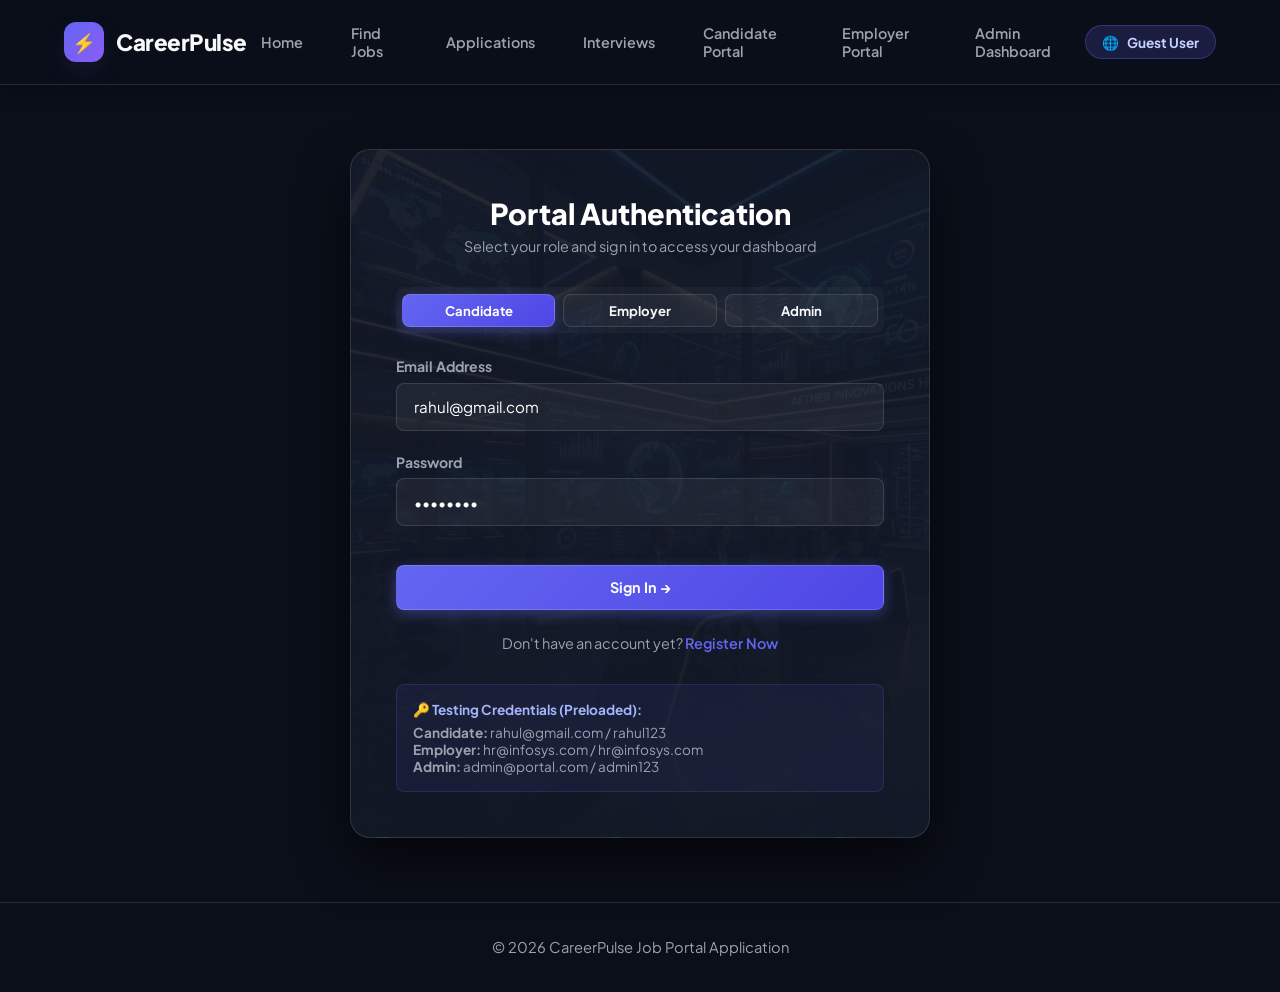
<file: Frontend/login.html>
<!DOCTYPE html>
<html lang="en">
<head>
    <meta charset="UTF-8">
    <meta name="viewport" content="width=device-width, initial-scale=1.0">
    <title>Login - CareerPulse Job Portal</title>
    <link rel="stylesheet" href="style.css">
</head>
<body>

    <!-- Navigation Bar -->
    <nav class="navbar">
        <a href="index.html" class="brand">
            <div class="brand-icon">⚡</div>
            <span>CareerPulse</span>
        </a>
        <ul class="nav-links">
            <li><a href="index.html">Home</a></li>
            <li><a href="jobs.html">Find Jobs</a></li>
            <li><a href="applications.html">Applications</a></li>
            <li><a href="interviews.html">Interviews</a></li>
            <li><a href="candidate_dashboard.html">Candidate Portal</a></li>
            <li><a href="employer_dashboard.html">Employer Portal</a></li>
            <li><a href="admin_dashboard.html">Admin Dashboard</a></li>
        </ul>
        <div class="nav-actions">
            <div id="user-session-badge" class="user-badge">🌐 Guest</div>
        </div>
    </nav>

    <!-- Main Container -->
    <main class="main-container">
        <div class="form-card">
            <div style="text-align: center; margin-bottom: 2rem;">
                <h2 style="font-size:1.8rem; font-weight:800; color:white;">Portal Authentication</h2>
                <p style="color:var(--text-muted); font-size:0.9rem; margin-top:0.4rem;">Select your role and sign in to access your dashboard</p>
            </div>

            <!-- Role Selector -->
            <div style="display:grid; grid-template-columns:1fr 1fr 1fr; gap:0.5rem; background:rgba(255,255,255,0.03); padding:0.4rem; border-radius:var(--radius-sm); margin-bottom:1.5rem;">
                <button type="button" id="role-cand-btn" class="btn btn-primary btn-sm" style="justify-content:center;" onclick="switchRole('candidate')">Candidate</button>
                <button type="button" id="role-emp-btn" class="btn btn-outline btn-sm" style="justify-content:center;" onclick="switchRole('employer')">Employer</button>
                <button type="button" id="role-admin-btn" class="btn btn-outline btn-sm" style="justify-content:center;" onclick="switchRole('admin')">Admin</button>
            </div>

            <form id="login-form">
                <div class="form-group" id="group-email">
                    <label>Email Address</label>
                    <input type="email" id="login-email" class="form-control" placeholder="rahul@gmail.com" required>
                </div>
                <div class="form-group" id="group-password">
                    <label>Password</label>
                    <input type="password" id="login-password" class="form-control" placeholder="••••••••" required>
                </div>
                <button type="submit" class="btn btn-primary" style="width:100%; justify-content:center; padding:0.8rem; margin-top:1rem;">
                    Sign In &rarr;
                </button>
            </form>

            <div style="text-align:center; margin-top:1.5rem; color:var(--text-muted); font-size:0.9rem;">
                Don't have an account yet? <a href="register.html" style="color:var(--primary); font-weight:600; text-decoration:none;">Register Now</a>
            </div>

            <!-- Quick Demo Credentials Box -->
            <div style="margin-top:2rem; padding:1rem; background:rgba(99,102,241,0.08); border:1px solid rgba(99,102,241,0.2); border-radius:var(--radius-sm); font-size:0.85rem;">
                <p style="color:#a5b4fc; font-weight:700; margin-bottom:0.4rem;">🔑 Testing Credentials (Preloaded):</p>
                <p style="color:var(--text-muted);"><strong>Candidate:</strong> rahul@gmail.com / rahul123</p>
                <p style="color:var(--text-muted);"><strong>Employer:</strong> hr@infosys.com / hr@infosys.com</p>
                <p style="color:var(--text-muted);"><strong>Admin:</strong> admin@portal.com / admin123</p>
            </div>
        </div>
    </main>

    <!-- Footer -->
    <footer>
        <p>&copy; 2026 CareerPulse Job Portal Application</p>
    </footer>

    <script src="script.js"></script>
    <script>
        let currentSelectedRole = 'candidate';

        function switchRole(role) {
            currentSelectedRole = role;
            ['cand', 'emp', 'admin'].forEach(r => {
                const btn = document.getElementById(`role-${r}-btn`);
                if (role.startsWith(r)) {
                    btn.className = 'btn btn-primary btn-sm';
                } else {
                    btn.className = 'btn btn-outline btn-sm';
                }
            });

            const emailInput = document.getElementById('login-email');
            const passInput = document.getElementById('login-password');
            if (role === 'candidate') {
                emailInput.value = 'rahul@gmail.com';
                passInput.value = 'rahul123';
            } else if (role === 'employer') {
                emailInput.value = 'hr@infosys.com';
                passInput.value = 'hr@infosys.com';
            } else {
                emailInput.value = 'admin@portal.com';
                passInput.value = 'admin123';
            }
        }

        document.getElementById('login-form').onsubmit = async (e) => {
            e.preventDefault();
            const email = document.getElementById('login-email').value;
            const pass = document.getElementById('login-password').value;

            if (currentSelectedRole === 'candidate') {
                const candidates = await API.getCandidates();
                const found = candidates.find(c => c.email === email && c.password === pass);
                if (found) {
                    setSession('candidate', found);
                    showToast(`Welcome back, ${found.full_name}!`, 'success');
                    setTimeout(() => { window.location.href = 'candidate_dashboard.html'; }, 1000);
                } else {
                    showToast('Invalid candidate email or password.', 'error');
                }
            } else if (currentSelectedRole === 'employer') {
                const employers = await API.getEmployers();
                const found = employers.find(e => e.email === email);
                if (found) {
                    setSession('employer', found);
                    showToast(`Welcome back, ${found.company_name} HR!`, 'success');
                    setTimeout(() => { window.location.href = 'employer_dashboard.html'; }, 1000);
                } else {
                    showToast('Invalid employer credentials.', 'error');
                }
            } else if (currentSelectedRole === 'admin') {
                if (email === 'admin@portal.com' && pass === 'admin123') {
                    setSession('admin', { full_name: 'Administrator', email: 'admin@portal.com' });
                    showToast('Admin logged in successfully!', 'success');
                    setTimeout(() => { window.location.href = 'admin_dashboard.html'; }, 1000);
                } else {
                    showToast('Invalid Admin credentials.', 'error');
                }
            }
        };

        // Init pre-fill
        switchRole('candidate');
    </script>
</body>
</html>
</file>
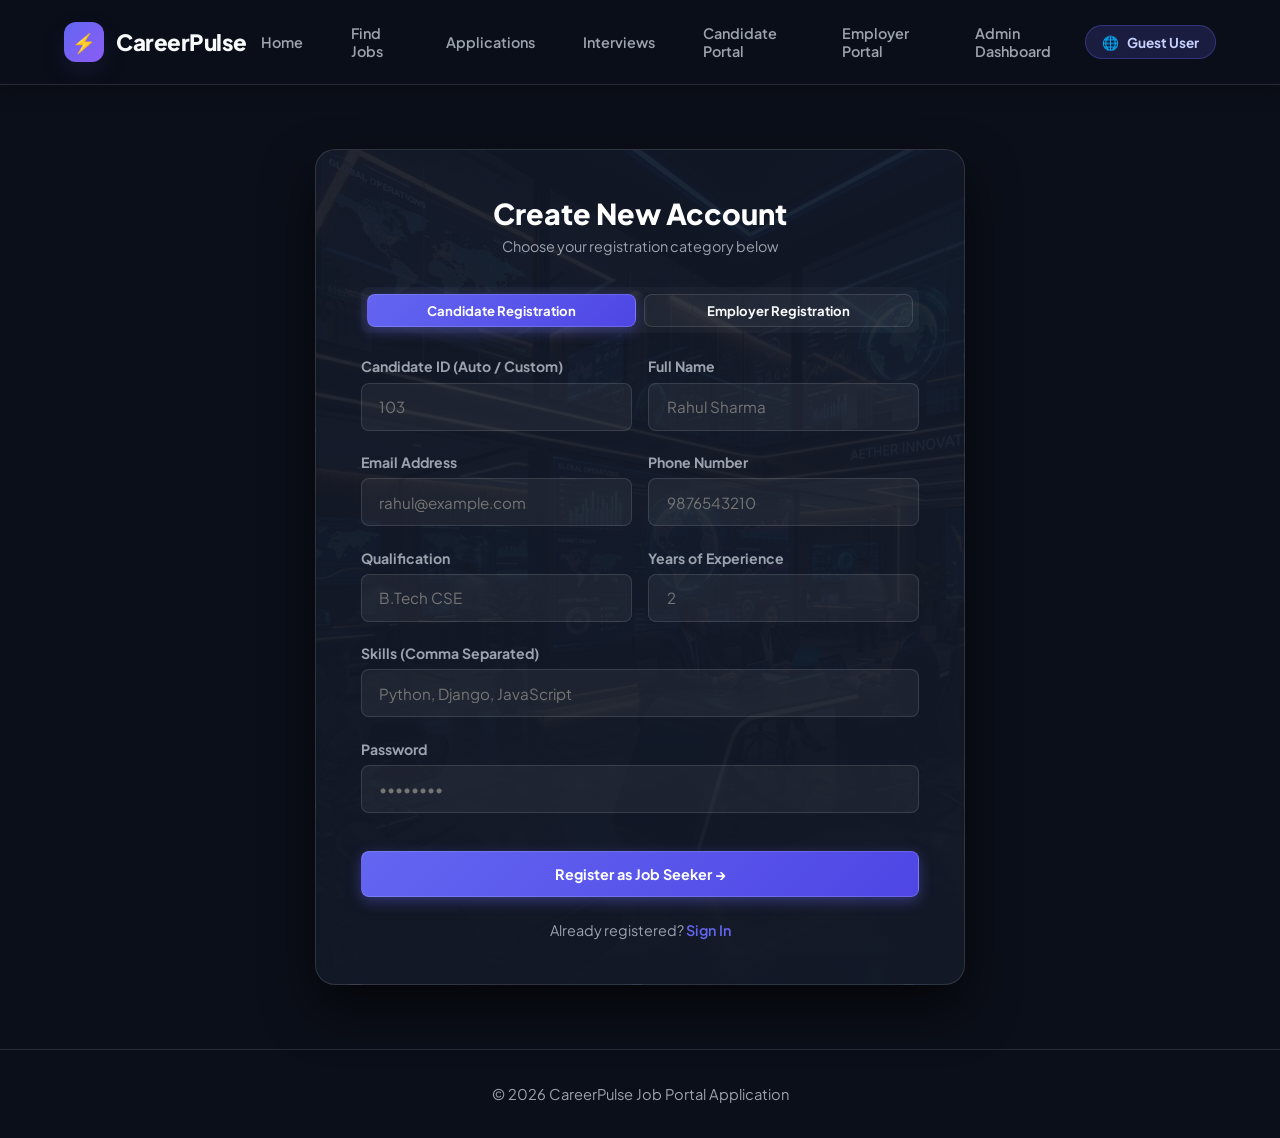
<file: Frontend/register.html>
<!DOCTYPE html>
<html lang="en">
<head>
    <meta charset="UTF-8">
    <meta name="viewport" content="width=device-width, initial-scale=1.0">
    <title>Register - CareerPulse Job Portal</title>
    <link rel="stylesheet" href="style.css">
</head>
<body>

    <!-- Navigation Bar -->
    <nav class="navbar">
        <a href="index.html" class="brand">
            <div class="brand-icon">⚡</div>
            <span>CareerPulse</span>
        </a>
        <ul class="nav-links">
            <li><a href="index.html">Home</a></li>
            <li><a href="jobs.html">Find Jobs</a></li>
            <li><a href="applications.html">Applications</a></li>
            <li><a href="interviews.html">Interviews</a></li>
            <li><a href="candidate_dashboard.html">Candidate Portal</a></li>
            <li><a href="employer_dashboard.html">Employer Portal</a></li>
            <li><a href="admin_dashboard.html">Admin Dashboard</a></li>
        </ul>
        <div class="nav-actions">
            <div id="user-session-badge" class="user-badge">🌐 Guest</div>
        </div>
    </nav>

    <!-- Main Container -->
    <main class="main-container">
        <div class="form-card" style="max-width: 650px;">
            <div style="text-align: center; margin-bottom: 2rem;">
                <h2 style="font-size:1.8rem; font-weight:800; color:white;">Create New Account</h2>
                <p style="color:var(--text-muted); font-size:0.9rem; margin-top:0.4rem;">Choose your registration category below</p>
            </div>

            <!-- Tab Switcher -->
            <div style="display:grid; grid-template-columns:1fr 1fr; gap:0.5rem; background:rgba(255,255,255,0.03); padding:0.4rem; border-radius:var(--radius-sm); margin-bottom:1.5rem;">
                <button type="button" id="tab-cand-btn" class="btn btn-primary btn-sm" style="justify-content:center;" onclick="showRegForm('candidate')">Candidate Registration</button>
                <button type="button" id="tab-emp-btn" class="btn btn-outline btn-sm" style="justify-content:center;" onclick="showRegForm('employer')">Employer Registration</button>
            </div>

            <!-- Candidate Registration Form -->
            <form id="candidate-reg-form">
                <div style="display:grid; grid-template-columns:1fr 1fr; gap:1rem;">
                    <div class="form-group">
                        <label>Candidate ID (Auto / Custom)</label>
                        <input type="number" id="cand-id" class="form-control" placeholder="103">
                    </div>
                    <div class="form-group">
                        <label>Full Name</label>
                        <input type="text" id="cand-name" class="form-control" placeholder="Rahul Sharma" required>
                    </div>
                </div>
                <div style="display:grid; grid-template-columns:1fr 1fr; gap:1rem;">
                    <div class="form-group">
                        <label>Email Address</label>
                        <input type="email" id="cand-email" class="form-control" placeholder="rahul@example.com" required>
                    </div>
                    <div class="form-group">
                        <label>Phone Number</label>
                        <input type="text" id="cand-phone" class="form-control" placeholder="9876543210" required>
                    </div>
                </div>
                <div style="display:grid; grid-template-columns:1fr 1fr; gap:1rem;">
                    <div class="form-group">
                        <label>Qualification</label>
                        <input type="text" id="cand-qualification" class="form-control" placeholder="B.Tech CSE" required>
                    </div>
                    <div class="form-group">
                        <label>Years of Experience</label>
                        <input type="number" id="cand-exp" class="form-control" placeholder="2" required>
                    </div>
                </div>
                <div class="form-group">
                    <label>Skills (Comma Separated)</label>
                    <input type="text" id="cand-skills" class="form-control" placeholder="Python, Django, JavaScript" required>
                </div>
                <div class="form-group">
                    <label>Password</label>
                    <input type="password" id="cand-password" class="form-control" placeholder="••••••••" required>
                </div>
                <button type="submit" class="btn btn-primary" style="width:100%; justify-content:center; padding:0.8rem; margin-top:1rem;">
                    Register as Job Seeker &rarr;
                </button>
            </form>

            <!-- Employer Registration Form -->
            <form id="employer-reg-form" style="display:none;">
                <div style="display:grid; grid-template-columns:1fr 1fr; gap:1rem;">
                    <div class="form-group">
                        <label>Employer ID (Auto / Custom)</label>
                        <input type="number" id="emp-id" class="form-control" placeholder="203">
                    </div>
                    <div class="form-group">
                        <label>Company Name</label>
                        <input type="text" id="emp-company" class="form-control" placeholder="Infosys" required>
                    </div>
                </div>
                <div style="display:grid; grid-template-columns:1fr 1fr; gap:1rem;">
                    <div class="form-group">
                        <label>HR Contact Name</label>
                        <input type="text" id="emp-hr" class="form-control" placeholder="Priya Reddy" required>
                    </div>
                    <div class="form-group">
                        <label>HR Email Address</label>
                        <input type="email" id="emp-email" class="form-control" placeholder="hr@company.com" required>
                    </div>
                </div>
                <div style="display:grid; grid-template-columns:1fr 1fr; gap:1rem;">
                    <div class="form-group">
                        <label>Phone Number</label>
                        <input type="text" id="emp-phone" class="form-control" placeholder="9988776655" required>
                    </div>
                    <div class="form-group">
                        <label>Location</label>
                        <input type="text" id="emp-location" class="form-control" placeholder="Bangalore" required>
                    </div>
                </div>
                <div class="form-group">
                    <label>Industry Category</label>
                    <input type="text" id="emp-industry" class="form-control" placeholder="Information Technology" required>
                </div>
                <button type="submit" class="btn btn-primary" style="width:100%; justify-content:center; padding:0.8rem; margin-top:1rem;">
                    Register Organization &rarr;
                </button>
            </form>

            <div style="text-align:center; margin-top:1.5rem; color:var(--text-muted); font-size:0.9rem;">
                Already registered? <a href="login.html" style="color:var(--primary); font-weight:600; text-decoration:none;">Sign In</a>
            </div>
        </div>
    </main>

    <!-- Footer -->
    <footer>
        <p>&copy; 2026 CareerPulse Job Portal Application</p>
    </footer>

    <script src="script.js"></script>
    <script>
        function showRegForm(type) {
            if (type === 'candidate') {
                document.getElementById('candidate-reg-form').style.display = 'block';
                document.getElementById('employer-reg-form').style.display = 'none';
                document.getElementById('tab-cand-btn').className = 'btn btn-primary btn-sm';
                document.getElementById('tab-emp-btn').className = 'btn btn-outline btn-sm';
            } else {
                document.getElementById('candidate-reg-form').style.display = 'none';
                document.getElementById('employer-reg-form').style.display = 'block';
                document.getElementById('tab-cand-btn').className = 'btn btn-outline btn-sm';
                document.getElementById('tab-emp-btn').className = 'btn btn-primary btn-sm';
            }
        }

        // Candidate Submit
        document.getElementById('candidate-reg-form').onsubmit = async (e) => {
            e.preventDefault();
            const payload = {
                candidate_id: document.getElementById('cand-id').value ? parseInt(document.getElementById('cand-id').value) : null,
                full_name: document.getElementById('cand-name').value,
                email: document.getElementById('cand-email').value,
                phone: document.getElementById('cand-phone').value,
                qualification: document.getElementById('cand-qualification').value,
                skills: document.getElementById('cand-skills').value,
                experience: parseInt(document.getElementById('cand-exp').value),
                password: document.getElementById('cand-password').value
            };
            const res = await API.addCandidate(payload);
            if (res.status === 'success') {
                setSession('candidate', res.candidate);
                showToast('Registration successful! Redirecting to dashboard...', 'success');
                setTimeout(() => { window.location.href = 'candidate_dashboard.html'; }, 1200);
            } else {
                showToast('Registration failed. ' + (res.error || ''), 'error');
            }
        };

        // Employer Submit
        document.getElementById('employer-reg-form').onsubmit = async (e) => {
            e.preventDefault();
            const payload = {
                employer_id: document.getElementById('emp-id').value ? parseInt(document.getElementById('emp-id').value) : null,
                company_name: document.getElementById('emp-company').value,
                hr_name: document.getElementById('emp-hr').value,
                email: document.getElementById('emp-email').value,
                phone: document.getElementById('emp-phone').value,
                location: document.getElementById('emp-location').value,
                industry: document.getElementById('emp-industry').value
            };
            const res = await API.addEmployer(payload);
            if (res.status === 'success') {
                setSession('employer', res.employer);
                showToast('Employer profile registered! Redirecting...', 'success');
                setTimeout(() => { window.location.href = 'employer_dashboard.html'; }, 1200);
            } else {
                showToast('Employer registration failed.', 'error');
            }
        };
    </script>
</body>
</html>
</file>
<file: Frontend/style.css>
/* ==========================================
   JOB PORTAL APPLICATION - CSS STYLESHEET
   Refined Layout Alignments & Real-World Background Images System
   ========================================== */

@import url('https://fonts.googleapis.com/css2?family=Plus+Jakarta+Sans:wght@300;400;500;600;700;800&display=swap');

:root {
    --bg-dark: #0b0f19;
    --bg-card: rgba(18, 24, 38, 0.82);
    --bg-card-hover: rgba(26, 35, 56, 0.92);
    --border-color: rgba(255, 255, 255, 0.12);
    --border-hover: rgba(99, 102, 241, 0.5);
    
    --primary: #6366f1;
    --primary-hover: #4f46e5;
    --primary-glow: rgba(99, 102, 241, 0.35);
    
    --accent: #10b981;
    --accent-glow: rgba(16, 185, 129, 0.25);
    
    --warning: #f59e0b;
    --danger: #ef4444;
    --info: #3b82f6;
    
    --text-main: #f9fafb;
    --text-muted: #9ca3af;
    --text-dark: #111827;
    
    --glass-blur: blur(16px);
    --radius-sm: 8px;
    --radius-md: 14px;
    --radius-lg: 20px;
    
    --shadow-glow: 0 10px 30px -10px rgba(99, 102, 241, 0.35);
    --shadow-card: 0 12px 32px rgba(0, 0, 0, 0.45);
    --transition: all 0.25s cubic-bezier(0.4, 0, 0.2, 1);
}

* {
    margin: 0;
    padding: 0;
    box-sizing: border-box;
    font-family: 'Plus Jakarta Sans', -apple-system, BlinkMacSystemFont, sans-serif;
}

body {
    background-color: var(--bg-dark);
    color: var(--text-main);
    min-height: 100vh;
    display: flex;
    flex-direction: column;
    overflow-x: hidden;
}

/* ================= NAVBAR ================= */
.navbar {
    display: flex;
    justify-content: space-between;
    align-items: center;
    padding: 1rem 5%;
    background: rgba(11, 15, 25, 0.92);
    backdrop-filter: var(--glass-blur);
    -webkit-backdrop-filter: var(--glass-blur);
    border-bottom: 1px solid var(--border-color);
    position: sticky;
    top: 0;
    z-index: 1000;
    box-shadow: 0 4px 20px rgba(0, 0, 0, 0.3);
}

.brand {
    display: flex;
    align-items: center;
    gap: 0.75rem;
    text-decoration: none;
    color: var(--text-main);
    font-weight: 800;
    font-size: 1.4rem;
    letter-spacing: -0.5px;
}

.brand-icon {
    width: 40px;
    height: 40px;
    background: linear-gradient(135deg, var(--primary), #8b5cf6);
    border-radius: 12px;
    display: flex;
    align-items: center;
    justify-content: center;
    color: white;
    font-size: 1.2rem;
    box-shadow: var(--shadow-glow);
}

.nav-links {
    display: flex;
    gap: 1.2rem;
    align-items: center;
    list-style: none;
}

.nav-links a {
    color: var(--text-muted);
    text-decoration: none;
    font-weight: 600;
    font-size: 0.9rem;
    transition: var(--transition);
    padding: 0.5rem 0.9rem;
    border-radius: var(--radius-sm);
    display: inline-flex;
    align-items: center;
}

.nav-links a:hover, .nav-links a.active {
    color: #ffffff;
    background: rgba(255, 255, 255, 0.08);
    border: 1px solid rgba(255, 255, 255, 0.1);
}

.nav-actions {
    display: flex;
    align-items: center;
    gap: 1rem;
}

.user-badge {
    background: rgba(99, 102, 241, 0.18);
    border: 1px solid rgba(99, 102, 241, 0.35);
    color: #c7d2fe;
    padding: 0.45rem 1rem;
    border-radius: 50px;
    font-size: 0.85rem;
    font-weight: 700;
    display: inline-flex;
    align-items: center;
    gap: 0.5rem;
    white-space: nowrap;
}

/* ================= BUTTONS ================= */
.btn {
    padding: 0.7rem 1.4rem;
    border-radius: var(--radius-sm);
    font-weight: 700;
    font-size: 0.9rem;
    cursor: pointer;
    transition: var(--transition);
    border: 1px solid transparent;
    display: inline-flex;
    align-items: center;
    justify-content: center;
    gap: 0.5rem;
    text-decoration: none;
    white-space: nowrap;
    box-sizing: border-box;
}

.btn-primary {
    background: linear-gradient(135deg, var(--primary), var(--primary-hover));
    color: white;
    box-shadow: 0 4px 14px rgba(99, 102, 241, 0.4);
    border: 1px solid rgba(255, 255, 255, 0.15);
}

.btn-primary:hover {
    transform: translateY(-2px);
    box-shadow: 0 8px 24px rgba(99, 102, 241, 0.6);
}

.btn-outline {
    background: rgba(255, 255, 255, 0.04);
    border: 1px solid var(--border-color);
    color: var(--text-main);
}

.btn-outline:hover {
    border-color: var(--primary);
    background: rgba(99, 102, 241, 0.15);
    color: white;
    transform: translateY(-2px);
}

.btn-success {
    background: linear-gradient(135deg, #10b981, #059669);
    color: white;
}

.btn-danger {
    background: linear-gradient(135deg, #ef4444, #dc2626);
    color: white;
}

.btn-sm {
    padding: 0.45rem 0.9rem;
    font-size: 0.82rem;
    border-radius: 8px;
}

/* ================= LAYOUT CONTAINERS & SECTIONS ================= */
.main-container {
    max-width: 1280px;
    width: 92%;
    margin: 2rem auto;
    flex: 1;
}

.page-header {
    margin-bottom: 2rem;
    padding: 2.2rem;
    border-radius: var(--radius-lg);
    background-image: linear-gradient(to right, rgba(11, 15, 25, 0.92), rgba(11, 15, 25, 0.75)), url('images/dashboard_bg.png');
    background-size: cover;
    background-position: center;
    border: 1px solid var(--border-color);
    box-shadow: var(--shadow-card);
}

.page-header h1 {
    font-size: 2.2rem;
    font-weight: 800;
    letter-spacing: -0.5px;
    margin-bottom: 0.4rem;
    color: #ffffff;
}

.page-header p {
    color: var(--text-muted);
    font-size: 1rem;
}

/* ================= REAL WORLD BACKGROUND SECTIONS ================= */
.hero-section {
    text-align: center;
    padding: 5rem 2rem 4rem;
    border-radius: var(--radius-lg);
    background-image: linear-gradient(180deg, rgba(11, 15, 25, 0.78) 0%, rgba(11, 15, 25, 0.94) 100%), url('images/hero_bg.png');
    background-size: cover;
    background-position: center;
    border: 1px solid var(--border-color);
    box-shadow: var(--shadow-card);
    margin-bottom: 3.5rem;
}

.section-companies {
    padding: 3rem 2rem;
    border-radius: var(--radius-lg);
    background-image: linear-gradient(180deg, rgba(11, 15, 25, 0.88) 0%, rgba(11, 15, 25, 0.95) 100%), url('images/companies_bg.png');
    background-size: cover;
    background-position: center;
    border: 1px solid var(--border-color);
    box-shadow: var(--shadow-card);
    margin-bottom: 3.5rem;
}

.section-jobs {
    padding: 3rem 2rem;
    border-radius: var(--radius-lg);
    background-image: linear-gradient(180deg, rgba(11, 15, 25, 0.88) 0%, rgba(11, 15, 25, 0.95) 100%), url('images/jobs_bg.png');
    background-size: cover;
    background-position: center;
    border: 1px solid var(--border-color);
    box-shadow: var(--shadow-card);
    margin-bottom: 3.5rem;
}

.hero-tag {
    display: inline-flex;
    align-items: center;
    gap: 0.5rem;
    padding: 0.45rem 1.2rem;
    background: rgba(99, 102, 241, 0.18);
    border: 1px solid rgba(99, 102, 241, 0.4);
    border-radius: 50px;
    color: #c7d2fe;
    font-size: 0.88rem;
    font-weight: 700;
    margin-bottom: 1.5rem;
}

.hero-title {
    font-size: 3.4rem;
    font-weight: 800;
    line-height: 1.15;
    margin-bottom: 1.2rem;
    letter-spacing: -1px;
    color: #ffffff;
}

.hero-title span {
    background: linear-gradient(135deg, #a5b4fc, #6366f1, #34d399);
    -webkit-background-clip: text;
    -webkit-text-fill-color: transparent;
}

.hero-subtitle {
    color: var(--text-muted);
    font-size: 1.15rem;
    max-width: 720px;
    margin: 0 auto 2.5rem;
    line-height: 1.6;
}

/* ================= SEARCH & FILTERS ALIGNMENT ================= */
.search-box {
    background: rgba(18, 24, 38, 0.88);
    backdrop-filter: var(--glass-blur);
    border: 1px solid var(--border-color);
    padding: 1.2rem;
    border-radius: var(--radius-lg);
    box-shadow: var(--shadow-card);
    display: grid;
    grid-template-columns: 2fr 1.5fr 1.5fr 120px;
    gap: 1rem;
    align-items: center;
    max-width: 1050px;
    margin: 0 auto;
}

.search-field {
    display: flex;
    align-items: center;
    gap: 0.6rem;
    background: rgba(255, 255, 255, 0.05);
    border: 1px solid rgba(255, 255, 255, 0.12);
    padding: 0.75rem 1rem;
    border-radius: var(--radius-md);
    height: 48px;
}

.search-field input, .search-field select {
    background: transparent;
    border: none;
    outline: none;
    color: var(--text-main);
    width: 100%;
    font-size: 0.95rem;
    font-weight: 500;
}

.search-field select option {
    background: #111827;
    color: var(--text-main);
}

/* ================= CARDS & GRID ALIGNMENTS ================= */
.grid-cards {
    display: grid;
    grid-template-columns: repeat(auto-fill, minmax(340px, 1fr));
    gap: 1.5rem;
}

.card {
    background: var(--bg-card);
    backdrop-filter: var(--glass-blur);
    border: 1px solid var(--border-color);
    border-radius: var(--radius-md);
    padding: 1.6rem;
    transition: var(--transition);
    display: flex;
    flex-direction: column;
    justify-content: space-between;
    box-shadow: var(--shadow-card);
}

.card:hover {
    transform: translateY(-4px);
    border-color: var(--border-hover);
    box-shadow: 0 16px 36px rgba(99, 102, 241, 0.25);
    background: var(--bg-card-hover);
}

.job-card-header {
    display: flex;
    justify-content: space-between;
    align-items: flex-start;
    margin-bottom: 1.2rem;
}

.job-icon {
    width: 48px;
    height: 48px;
    background: rgba(99, 102, 241, 0.18);
    border-radius: var(--radius-sm);
    display: flex;
    align-items: center;
    justify-content: center;
    font-size: 1.4rem;
    color: #a5b4fc;
    border: 1px solid rgba(99, 102, 241, 0.3);
}

.job-title {
    font-size: 1.25rem;
    font-weight: 800;
    color: #ffffff;
    margin-bottom: 0.35rem;
    line-height: 1.3;
}

.company-name {
    color: #a5b4fc;
    font-weight: 700;
    font-size: 0.95rem;
    margin-bottom: 1.2rem;
    display: flex;
    align-items: center;
    gap: 0.4rem;
}

.job-tags {
    display: flex;
    flex-wrap: wrap;
    gap: 0.5rem;
    margin-bottom: 1.4rem;
}

.tag {
    background: rgba(255, 255, 255, 0.06);
    border: 1px solid rgba(255, 255, 255, 0.12);
    padding: 0.35rem 0.8rem;
    border-radius: 50px;
    font-size: 0.8rem;
    color: var(--text-muted);
    font-weight: 600;
    display: inline-flex;
    align-items: center;
    gap: 0.3rem;
}

.salary-tag {
    color: #34d399;
    font-weight: 800;
    background: rgba(16, 185, 129, 0.15);
    border-color: rgba(16, 185, 129, 0.3);
}

.job-card-footer {
    display: flex;
    justify-content: space-between;
    align-items: center;
    border-top: 1px solid var(--border-color);
    padding-top: 1rem;
    margin-top: auto;
}

.job-date {
    font-size: 0.82rem;
    color: var(--text-muted);
    font-weight: 500;
}

/* ================= STATUS BADGES ================= */
.status-badge {
    padding: 0.35rem 0.85rem;
    border-radius: 50px;
    font-size: 0.78rem;
    font-weight: 800;
    text-transform: uppercase;
    letter-spacing: 0.5px;
    display: inline-flex;
    align-items: center;
    gap: 0.3rem;
    white-space: nowrap;
}

.status-applied { background: rgba(59, 130, 246, 0.2); color: #60a5fa; border: 1px solid rgba(59, 130, 246, 0.35); }
.status-shortlisted { background: rgba(245, 158, 11, 0.2); color: #fbbf24; border: 1px solid rgba(245, 158, 11, 0.35); }
.status-interview { background: rgba(139, 92, 246, 0.2); color: #c084fc; border: 1px solid rgba(139, 92, 246, 0.35); }
.status-scheduled { background: rgba(99, 102, 241, 0.2); color: #818cf8; border: 1px solid rgba(99, 102, 241, 0.35); }
.status-selected { background: rgba(16, 185, 129, 0.2); color: #34d399; border: 1px solid rgba(16, 185, 129, 0.35); }
.status-rejected { background: rgba(239, 68, 68, 0.2); color: #f87171; border: 1px solid rgba(239, 68, 68, 0.35); }
.status-completed { background: rgba(107, 114, 128, 0.2); color: #9ca3af; border: 1px solid rgba(107, 114, 128, 0.35); }

/* ================= TABLES & ALIGNMENTS ================= */
.table-container {
    background: var(--bg-card);
    backdrop-filter: var(--glass-blur);
    border: 1px solid var(--border-color);
    border-radius: var(--radius-md);
    overflow-x: auto;
    box-shadow: var(--shadow-card);
    margin-bottom: 2rem;
}

.custom-table {
    width: 100%;
    border-collapse: collapse;
    text-align: left;
    font-size: 0.92rem;
}

.custom-table th {
    background: rgba(255, 255, 255, 0.04);
    color: var(--text-muted);
    font-weight: 700;
    padding: 1.1rem 1.2rem;
    border-bottom: 1px solid var(--border-color);
    white-space: nowrap;
}

.custom-table td {
    padding: 1.1rem 1.2rem;
    border-bottom: 1px solid var(--border-color);
    color: var(--text-main);
    vertical-align: middle;
}

.custom-table tr:hover {
    background: rgba(255, 255, 255, 0.03);
}

/* ================= FORM CARDS ================= */
.form-card {
    background-image: linear-gradient(180deg, rgba(18, 24, 38, 0.92) 0%, rgba(18, 24, 38, 0.98) 100%), url('images/dashboard_bg.png');
    background-size: cover;
    backdrop-filter: var(--glass-blur);
    border: 1px solid var(--border-color);
    border-radius: var(--radius-lg);
    padding: 2.8rem;
    max-width: 580px;
    margin: 2rem auto;
    box-shadow: 0 24px 50px rgba(0, 0, 0, 0.6);
}

.form-group {
    margin-bottom: 1.4rem;
}

.form-group label {
    display: block;
    font-size: 0.88rem;
    font-weight: 700;
    color: var(--text-muted);
    margin-bottom: 0.45rem;
}

.form-control {
    width: 100%;
    padding: 0.85rem 1.1rem;
    background: rgba(255, 255, 255, 0.05);
    border: 1px solid rgba(255, 255, 255, 0.12);
    border-radius: var(--radius-sm);
    color: white;
    font-size: 0.95rem;
    transition: var(--transition);
    height: 48px;
    box-sizing: border-box;
}

select.form-control option {
    background: #111827;
    color: white;
}

.form-control:focus {
    outline: none;
    border-color: var(--primary);
    background: rgba(99, 102, 241, 0.08);
    box-shadow: 0 0 0 3px rgba(99, 102, 241, 0.3);
}

/* Modal Overlay & Dialog */
.modal-overlay {
    position: fixed;
    top: 0;
    left: 0;
    width: 100vw;
    height: 100vh;
    background: rgba(0, 0, 0, 0.82);
    backdrop-filter: blur(10px);
    display: flex;
    align-items: center;
    justify-content: center;
    z-index: 2000;
    opacity: 0;
    pointer-events: none;
    transition: var(--transition);
}

.modal-overlay.active {
    opacity: 1;
    pointer-events: all;
}

.modal-content {
    background: #111827;
    border: 1px solid var(--border-color);
    border-radius: var(--radius-lg);
    padding: 2.2rem;
    width: 90%;
    max-width: 620px;
    box-shadow: 0 25px 60px rgba(0, 0, 0, 0.8);
    max-height: 90vh;
    overflow-y: auto;
}

.modal-header {
    display: flex;
    justify-content: space-between;
    align-items: center;
    margin-bottom: 1.6rem;
    padding-bottom: 0.8rem;
    border-bottom: 1px solid var(--border-color);
}

.modal-close {
    background: transparent;
    border: none;
    color: var(--text-muted);
    font-size: 1.8rem;
    cursor: pointer;
    line-height: 1;
}

/* ================= TOAST ALERTS ================= */
#toast-container {
    position: fixed;
    bottom: 2rem;
    right: 2rem;
    z-index: 3000;
}

.toast {
    background: #1e293b;
    border: 1px solid var(--primary);
    color: white;
    padding: 1rem 1.6rem;
    border-radius: var(--radius-md);
    margin-top: 0.5rem;
    box-shadow: 0 12px 30px rgba(0, 0, 0, 0.6);
    display: flex;
    align-items: center;
    gap: 0.8rem;
    animation: slideIn 0.3s ease forwards;
}

@keyframes slideIn {
    from { transform: translateX(100%); opacity: 0; }
    to { transform: translateX(0); opacity: 1; }
}

/* ================= FOOTER ================= */
footer {
    border-top: 1px solid var(--border-color);
    padding: 2.2rem 5%;
    text-align: center;
    color: var(--text-muted);
    font-size: 0.92rem;
    background: rgba(11, 15, 25, 0.96);
    margin-top: auto;
}
</file>
